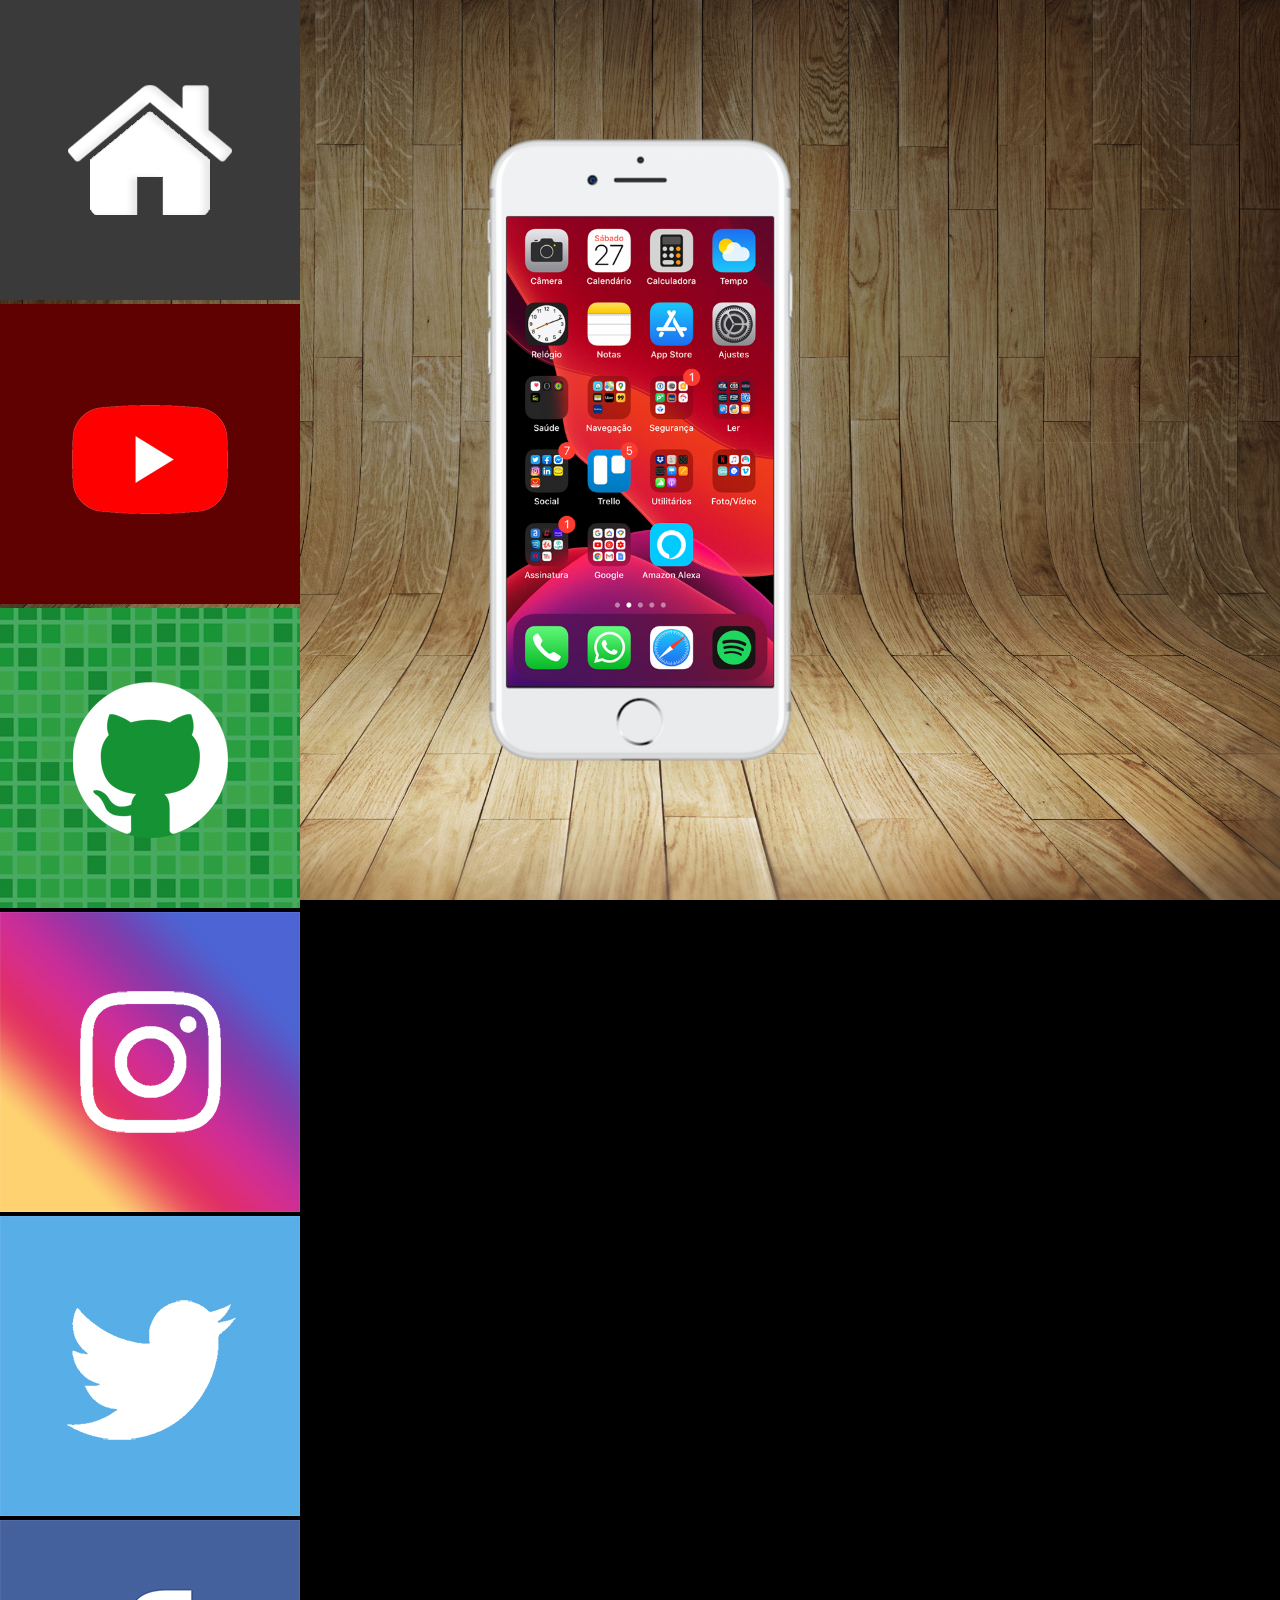
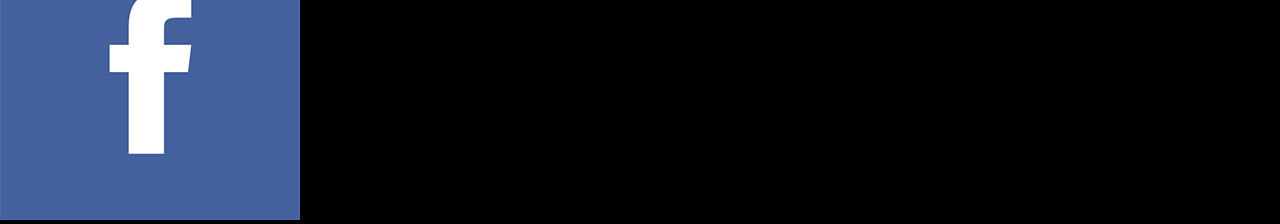
<file: index.html>
<!DOCTYPE html>
<html lang="pt-br">
<head>
    <meta charset="UTF-8">
    <meta name="viewport" content="width=device-width, initial-scale=1.0">
    <link rel="shortcut icon" href="favicon.ico" type="image/x-icon">
    <title>Projeto Redes Sociais</title>
    <link rel="stylesheet" href="estilos/style.css">
</head>
<body>
    <main>
        <section id="telefone">
            <iframe src="home.html" name="tela" id="tela" frameborder="0">
                Seu nabegador não é compatível com isso.
            </iframe>
        </section>
        <section id="redes-sociais">
            <a href="home.html" target="tela"><img src="imagens/logo-home.jpg" alt="Home"></a> <br>
            <a href="youtube.html" target="tela"><img src="imagens/logo-youtube.jpg" alt="YouTube"></a> <br>
            <a href="github.html" target="tela"><img src="imagens/logo-github.jpg" alt="GitHub"></a> <br>
            <a href="instagram.html" target="tela"><img src="imagens/logo-instagram.jpg" alt="Instagram"></a> <br>
            <a href="twitter.html" target="tela"><img src="imagens/logo-twitter.jpg" alt="Twitter"></a> <br>
            <a href="facebook.html" target="tela"><img src="imagens/logo-facebook.jpg" alt="Facebook"></a> <br>
        </section>
    </main>
</body>
</html>
</file>
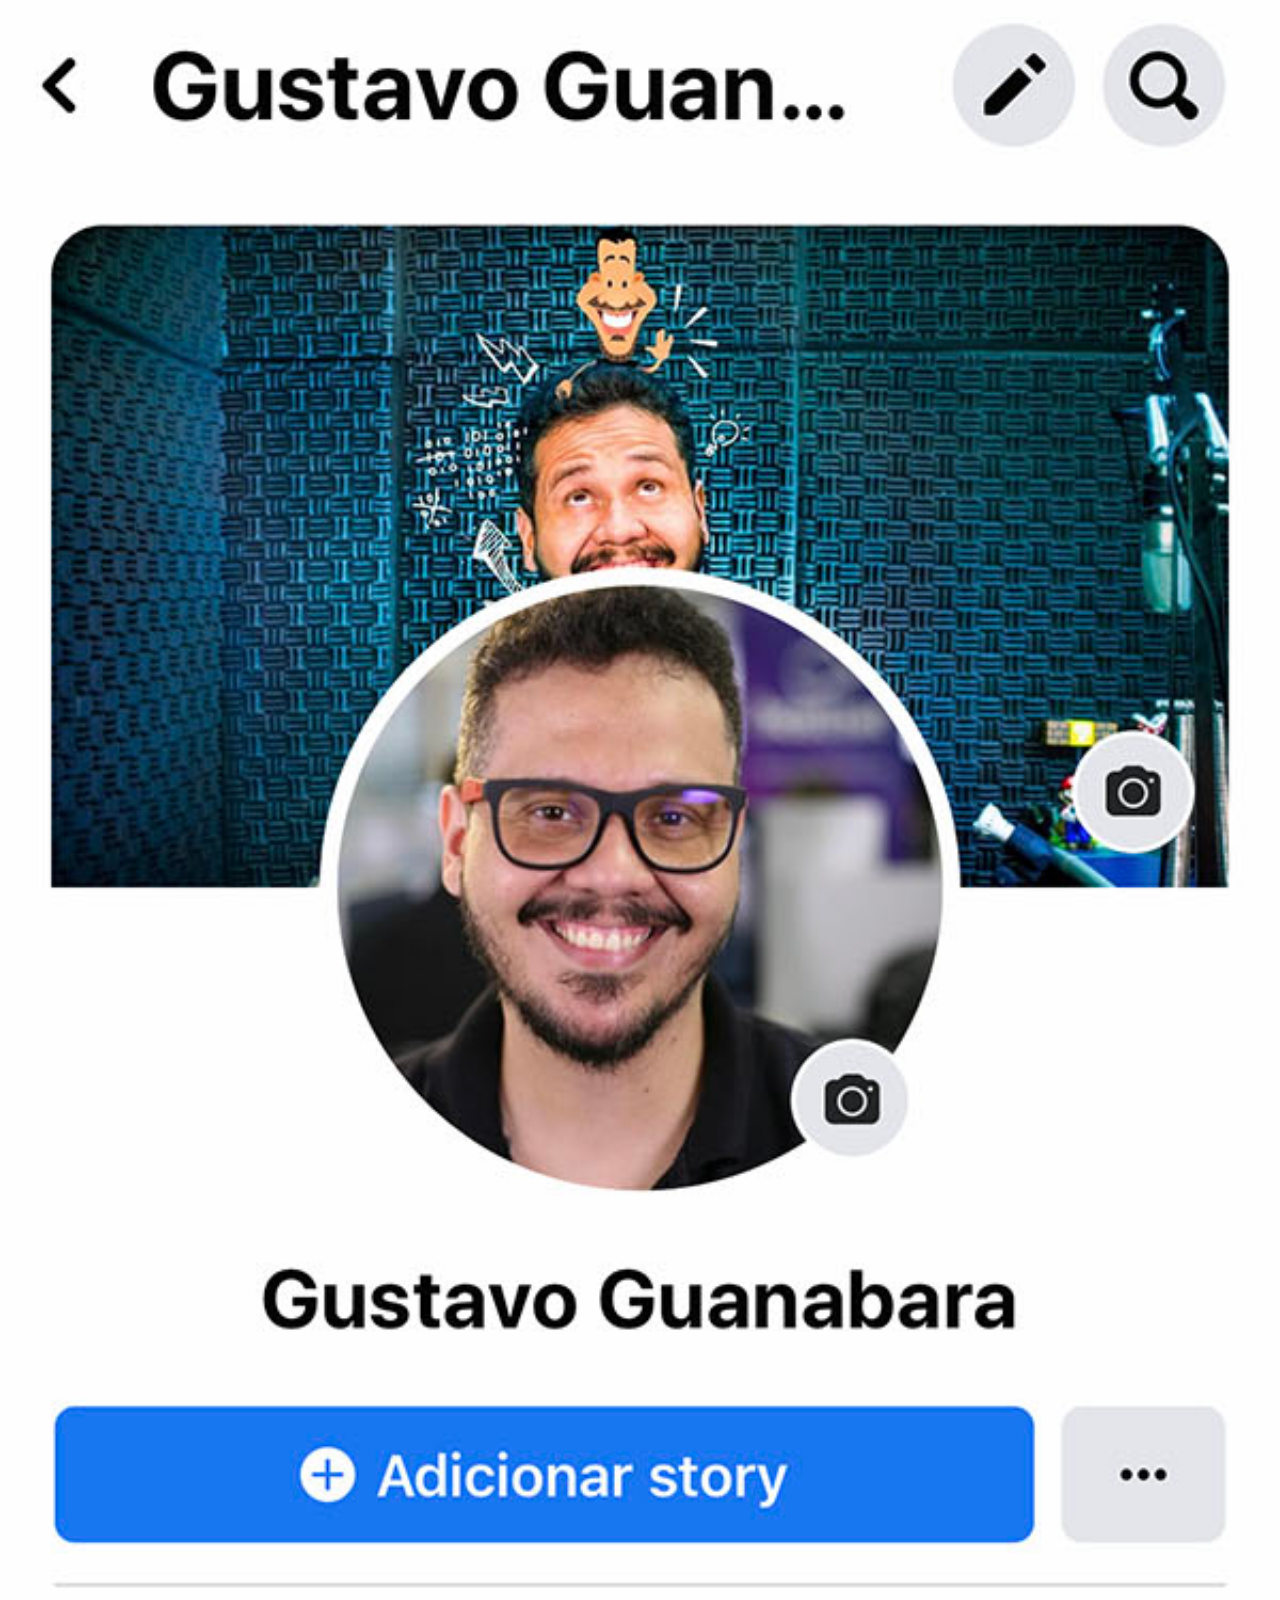
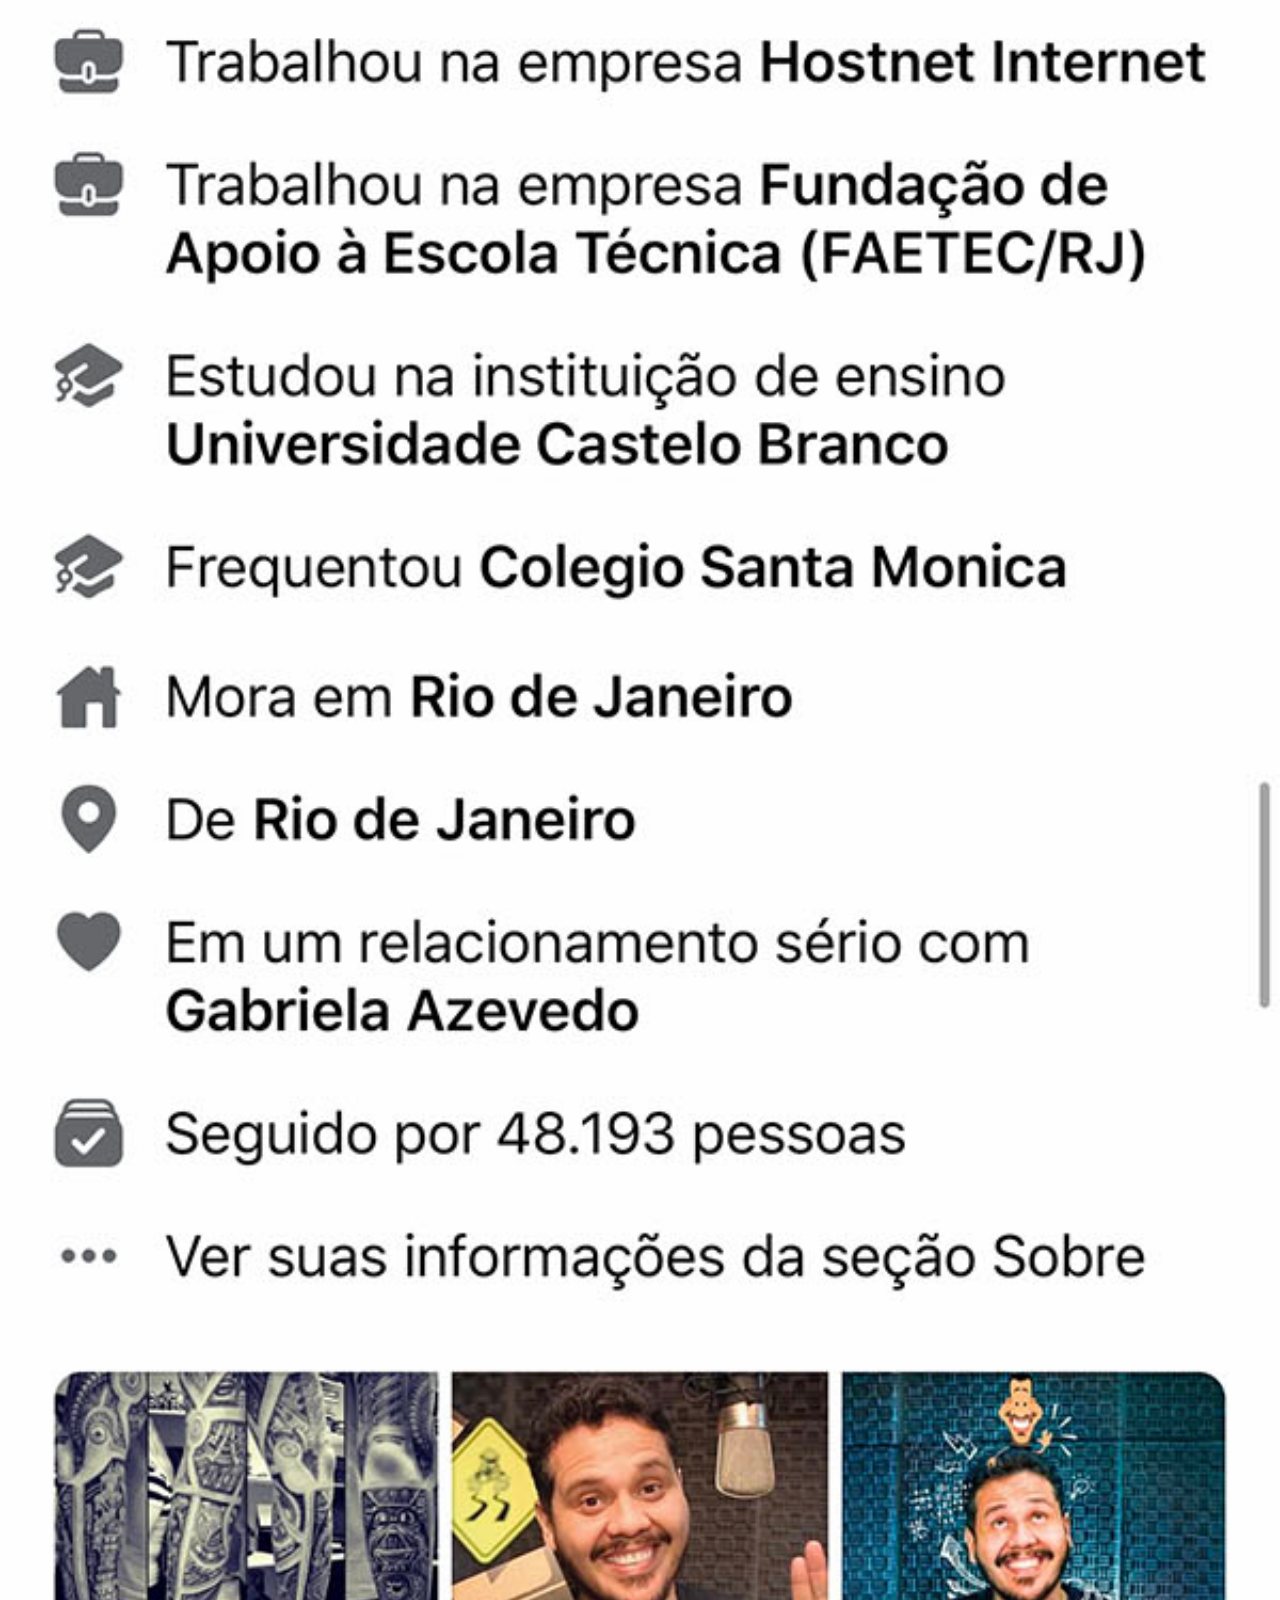
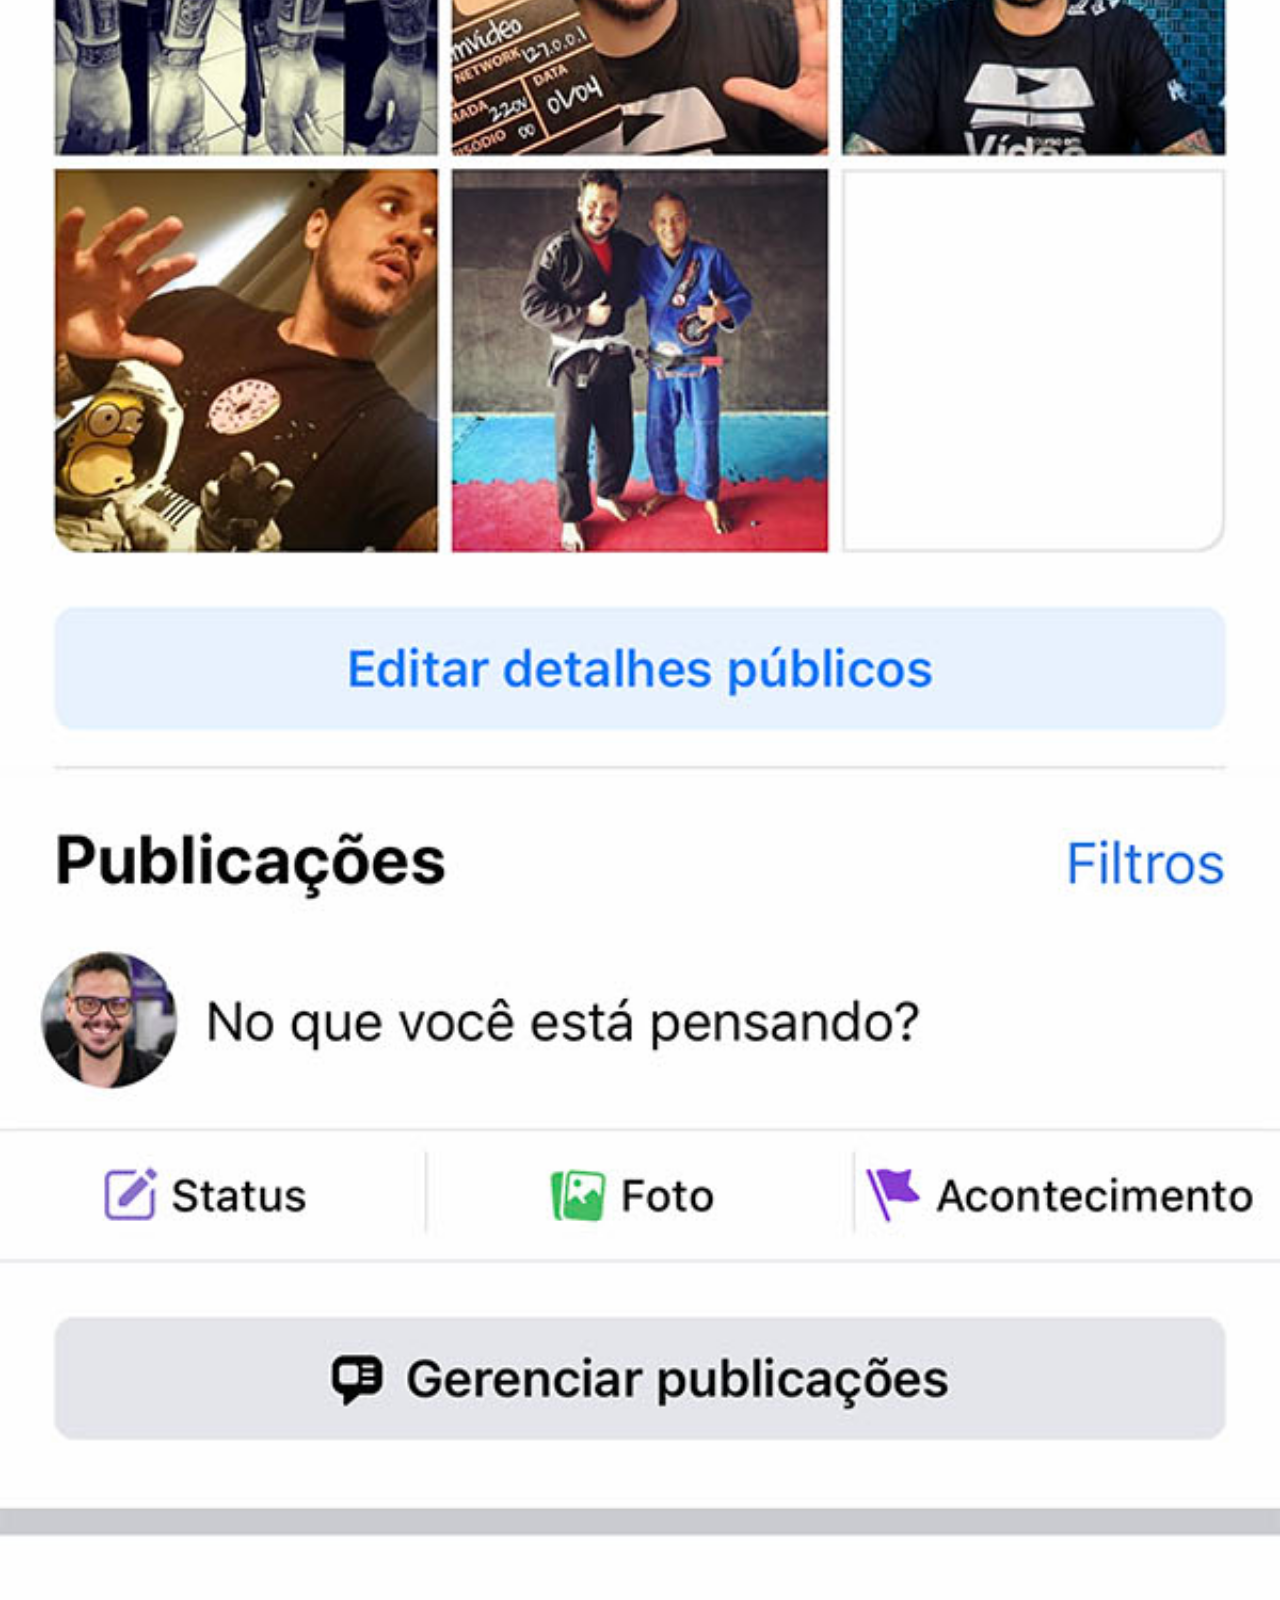
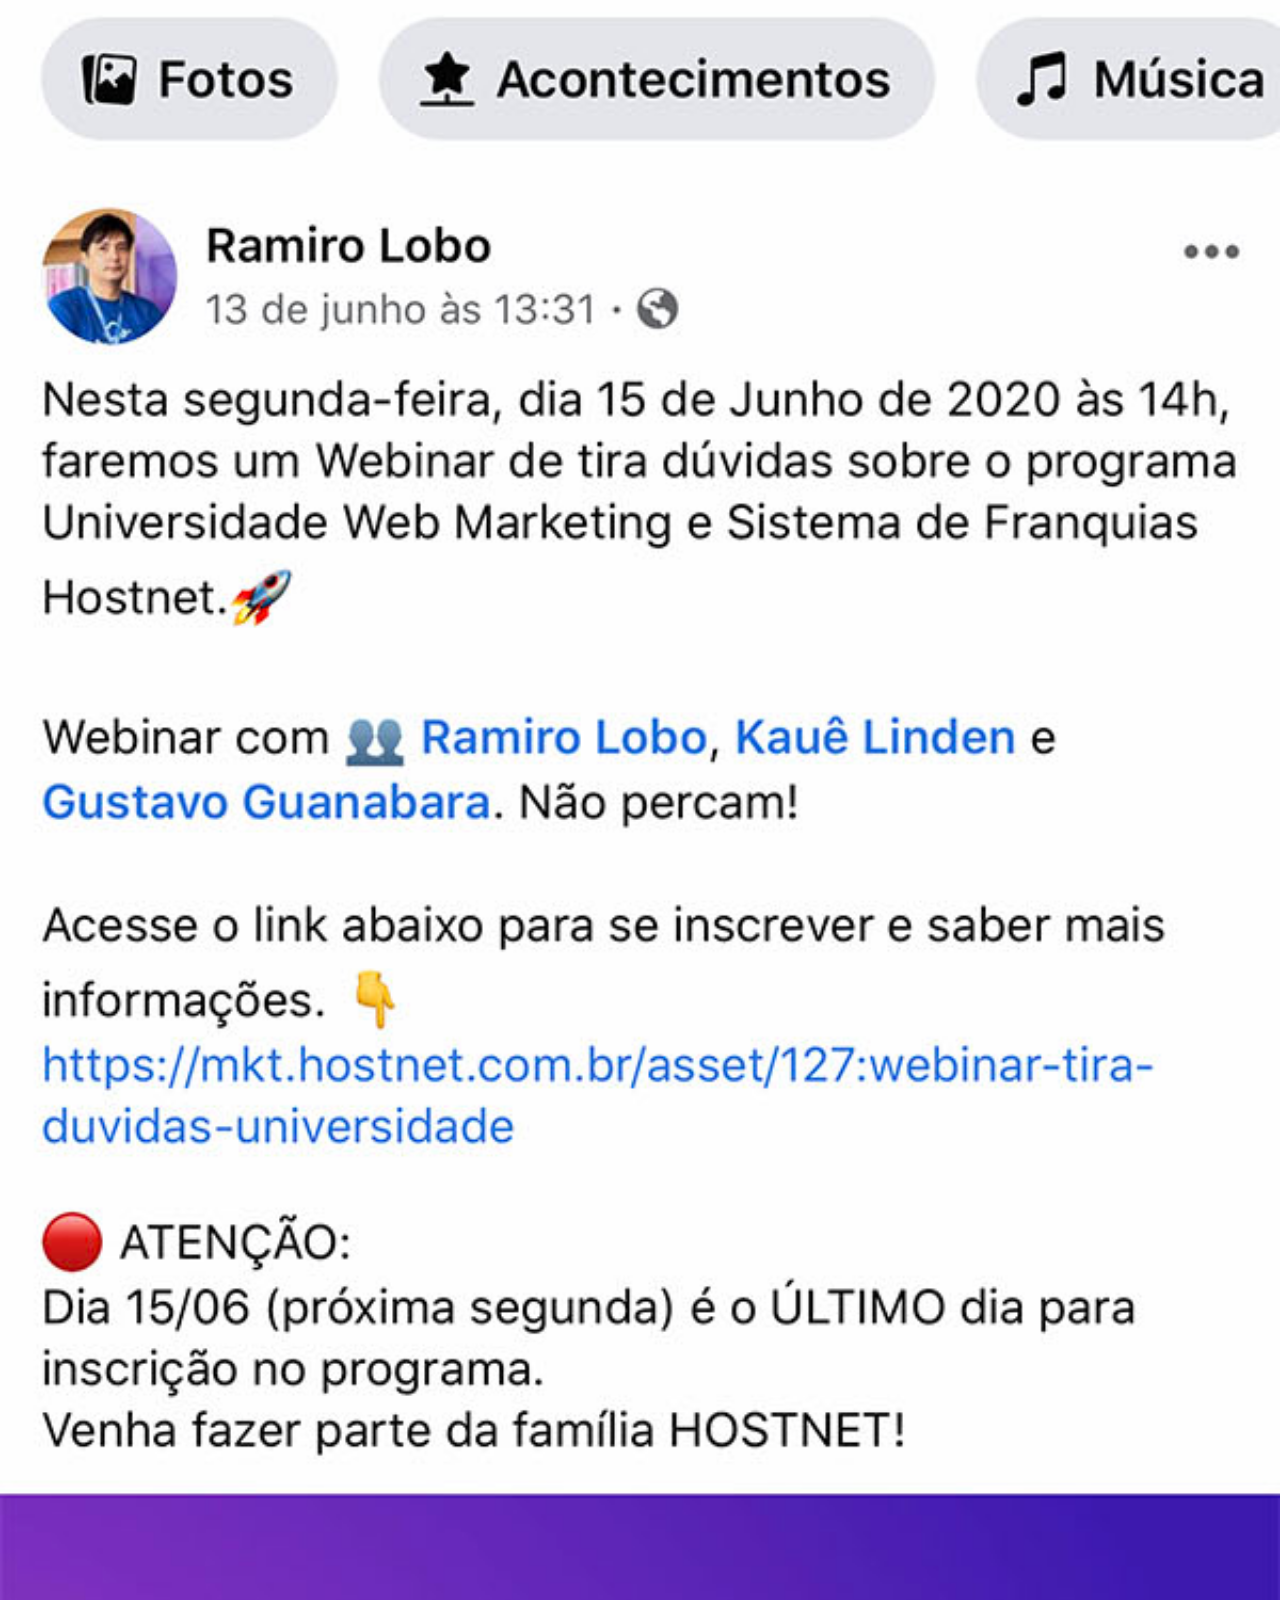
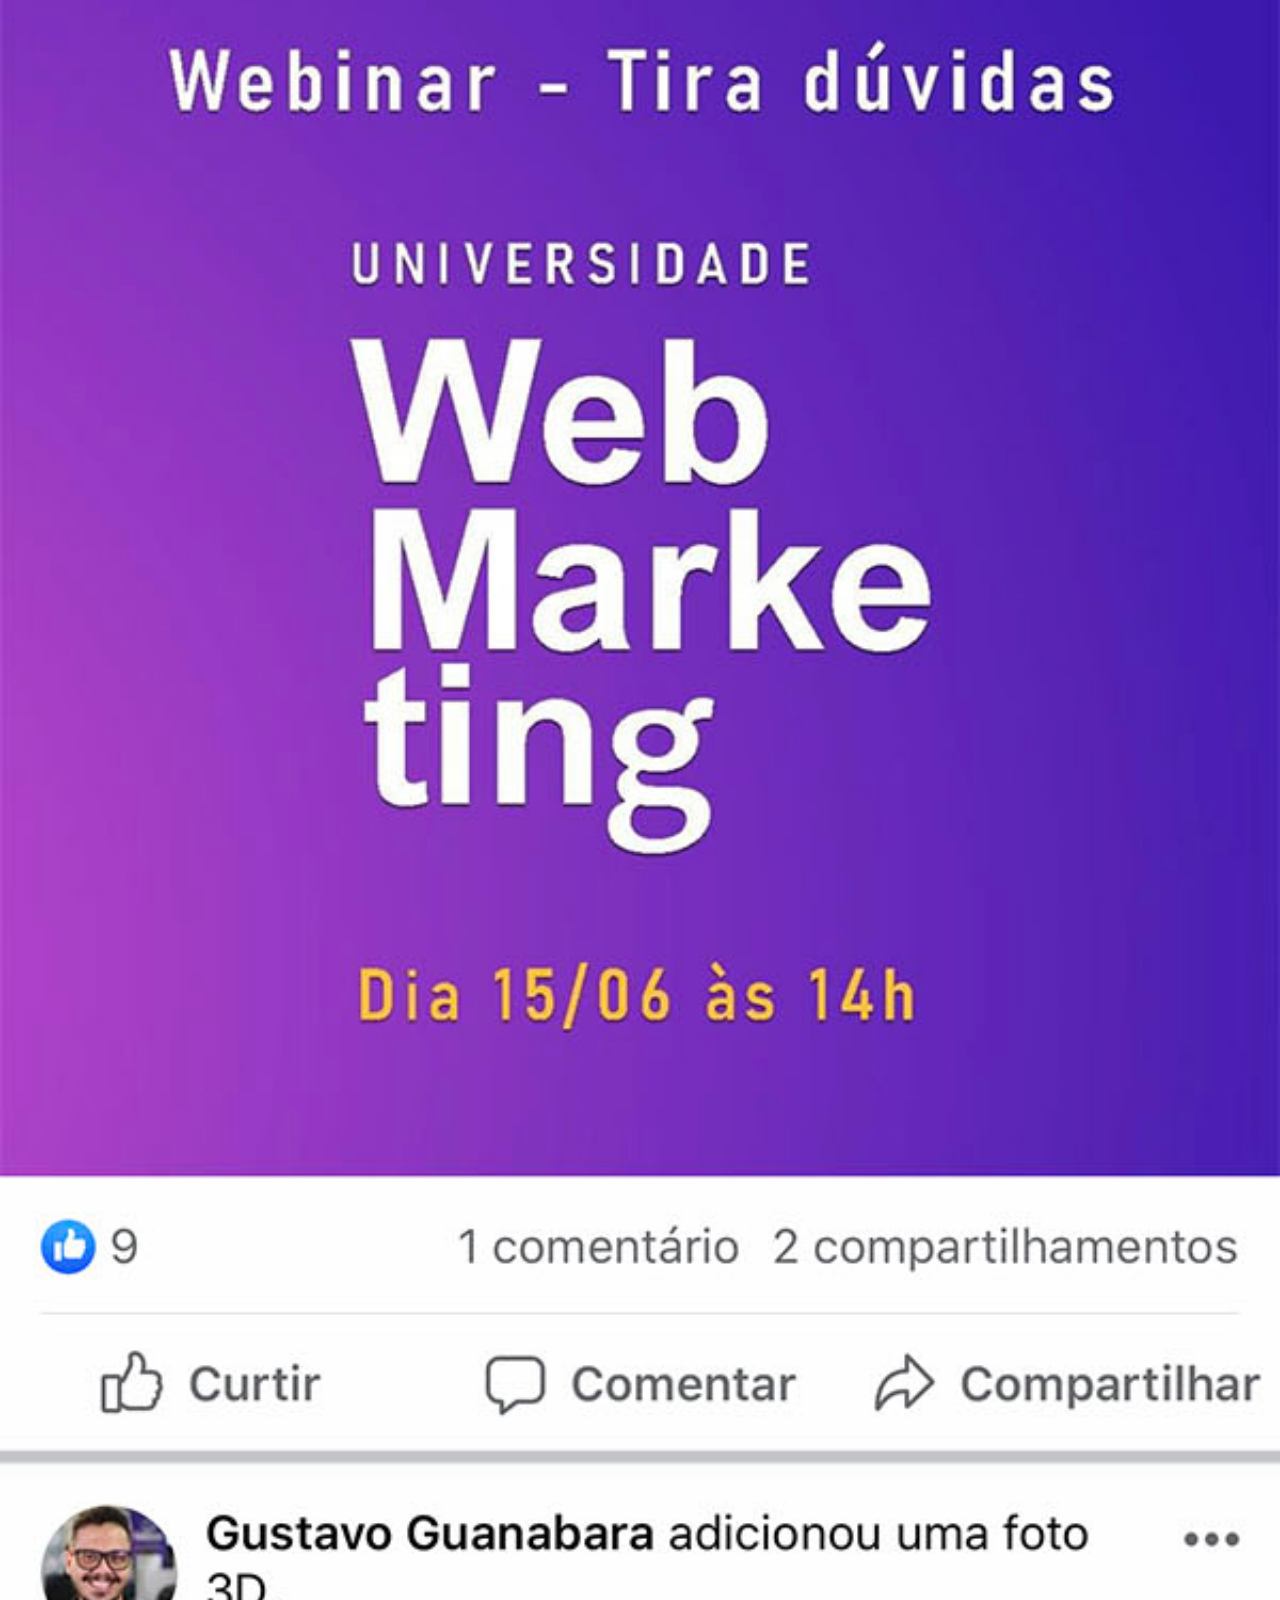
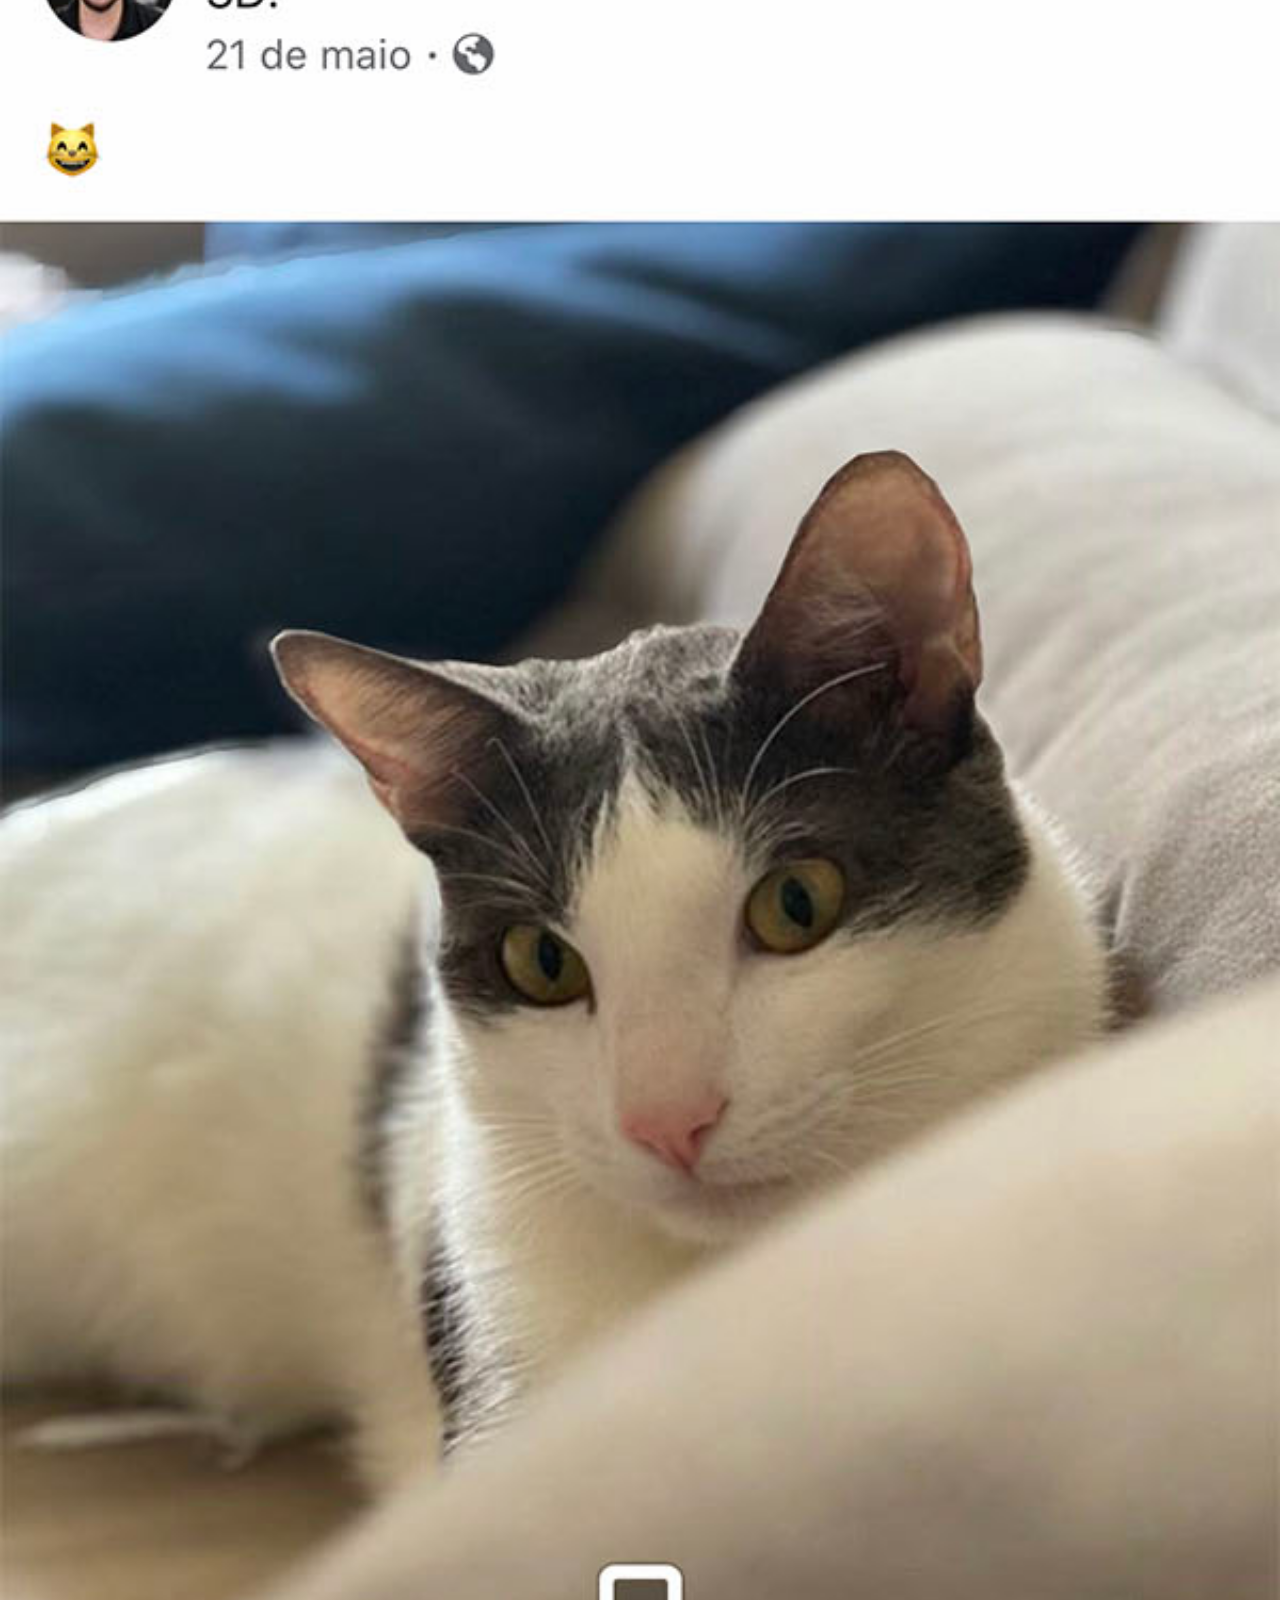
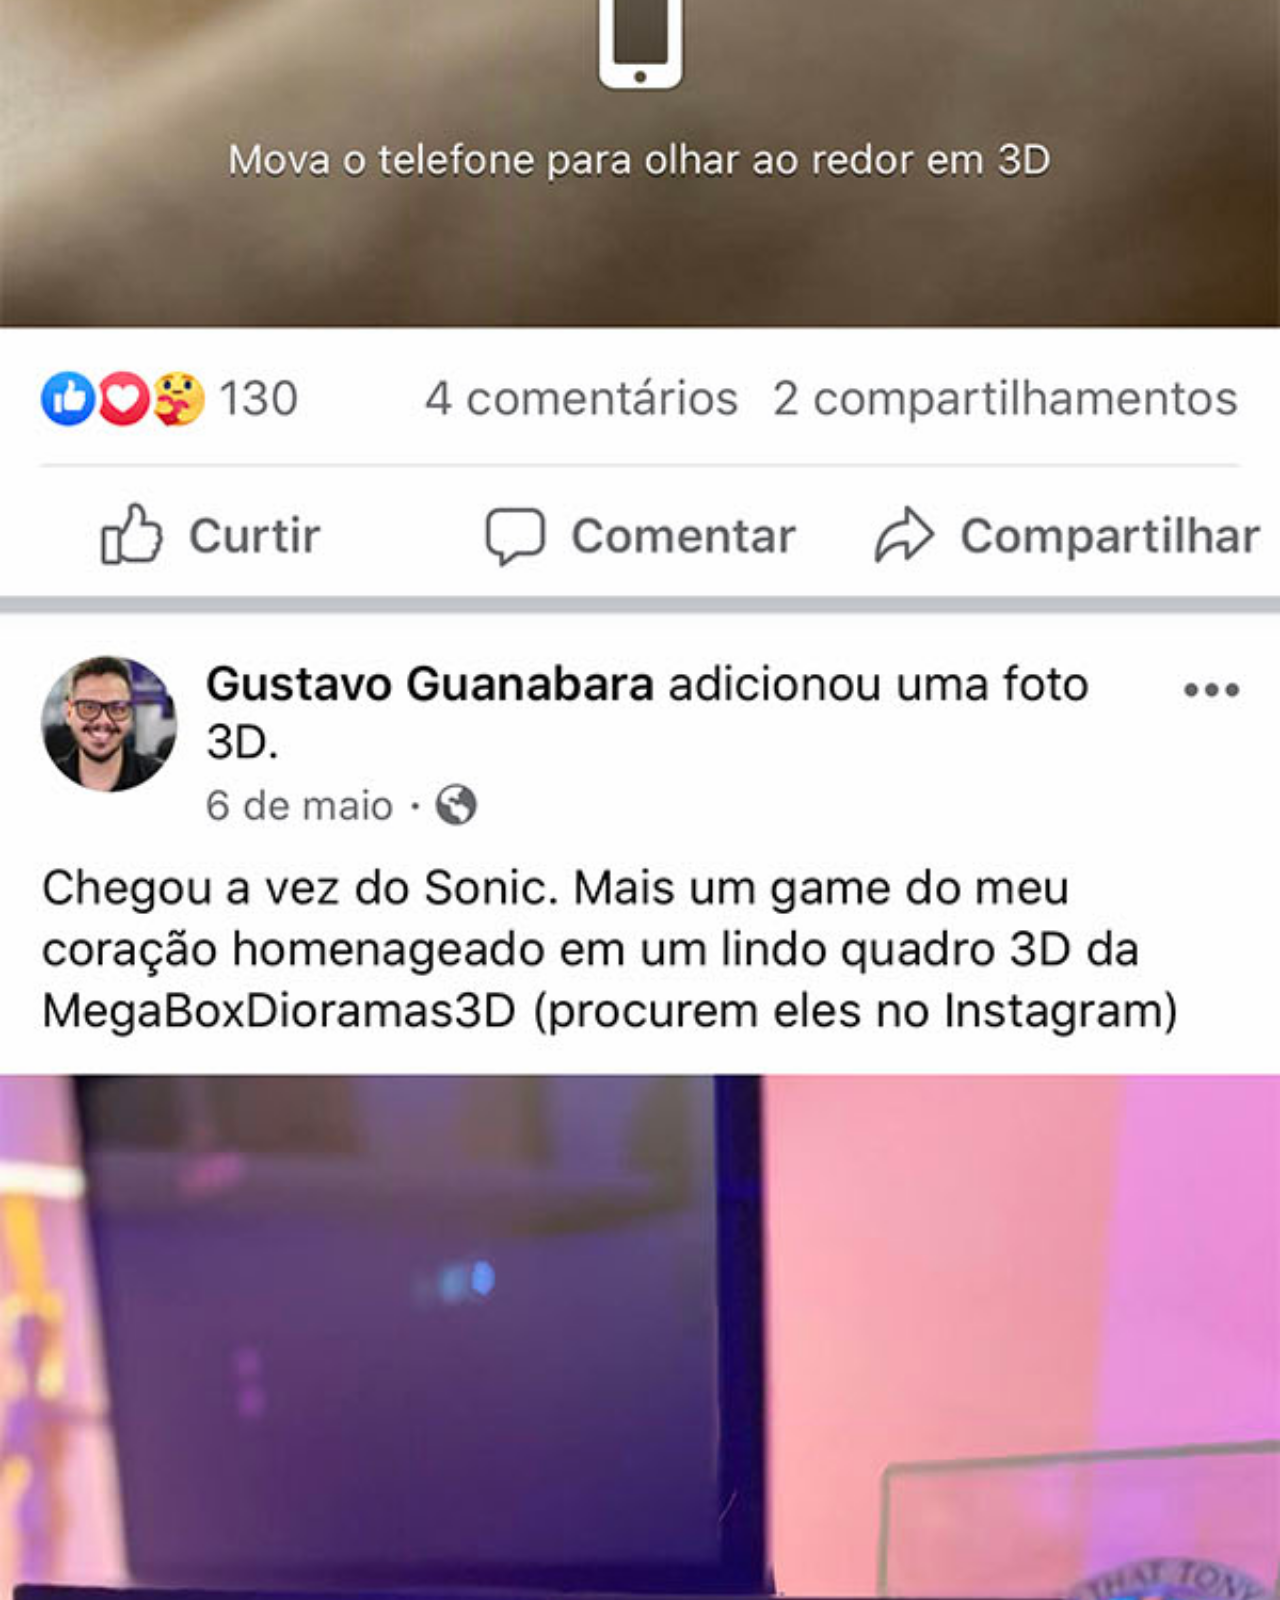
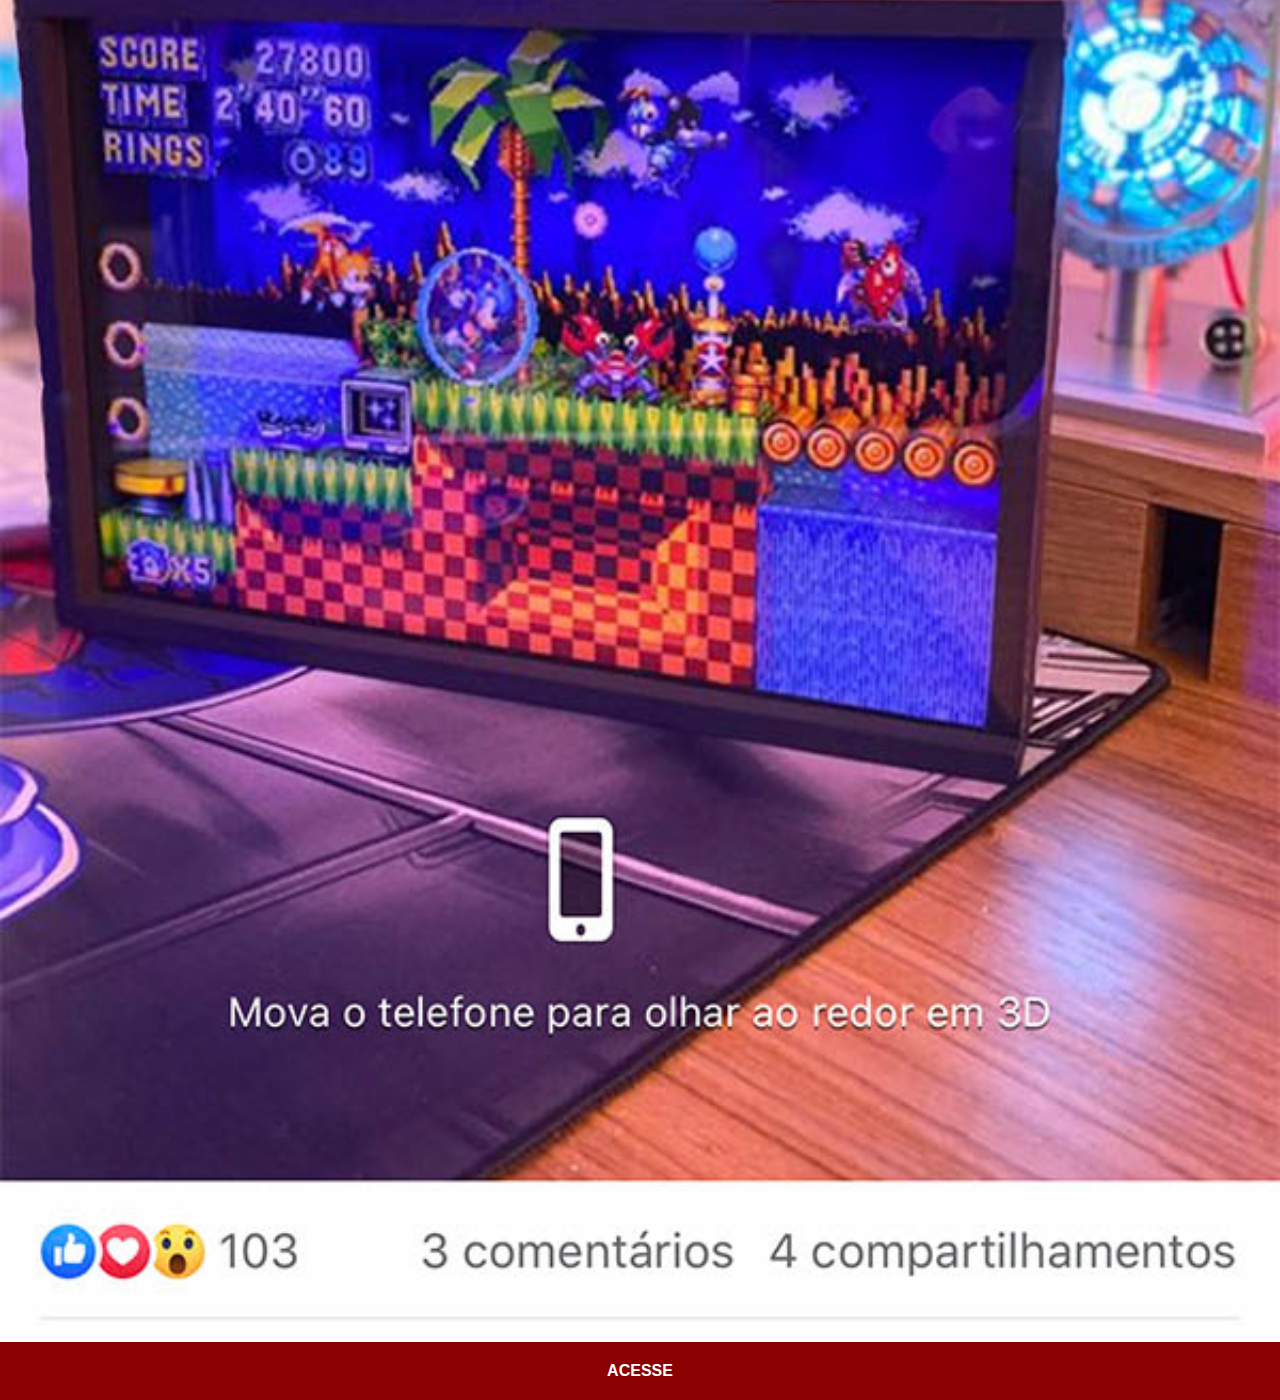
<file: facebook.html>
<!DOCTYPE html>
<html lang="pt-br">
<head>
    <meta charset="UTF-8">
    <meta name="viewport" content="width=device-width, initial-scale=1.0">
    <title>Facebook</title>
    <link rel="stylesheet" href="estilos/social.css">
</head>
<body>
    <img src="imagens/tela-facebook.jpg" alt="Facebook">
    <a href="#">ACESSE</a>
</body>
</html>
</file>
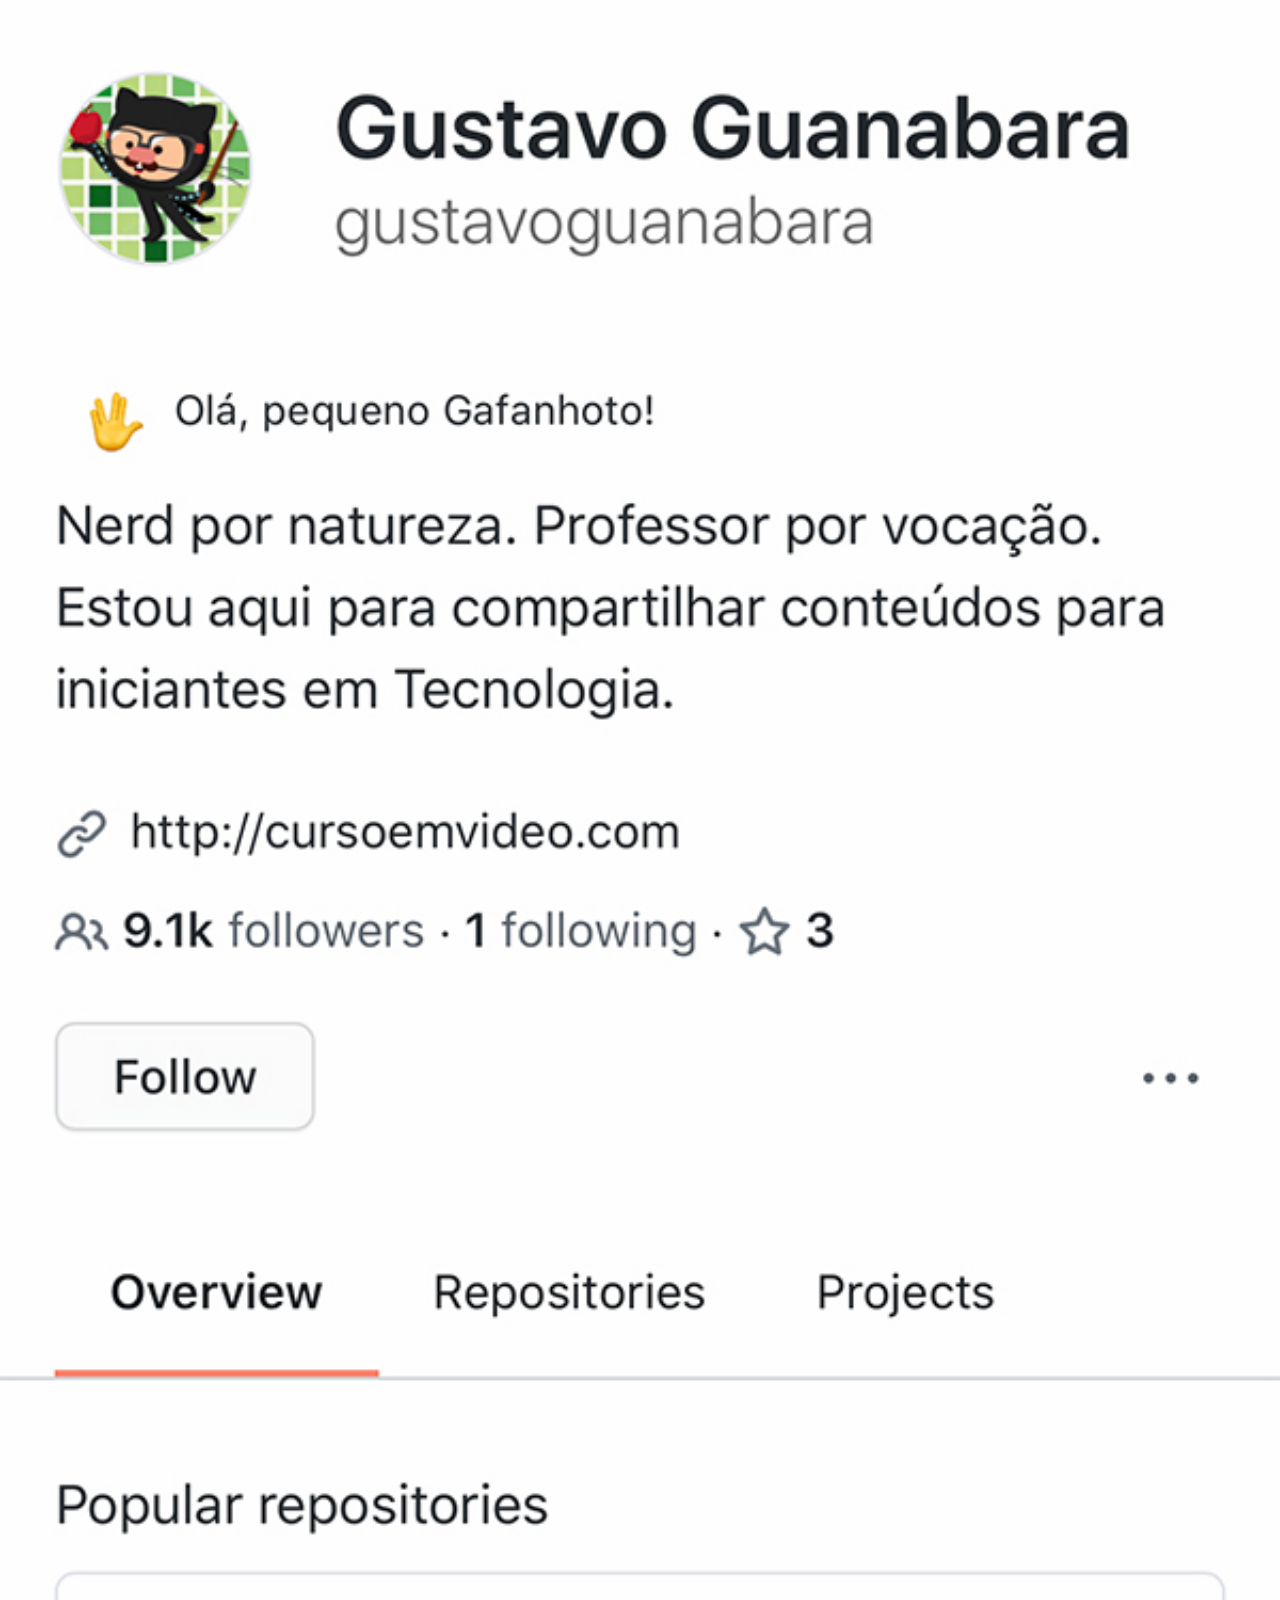
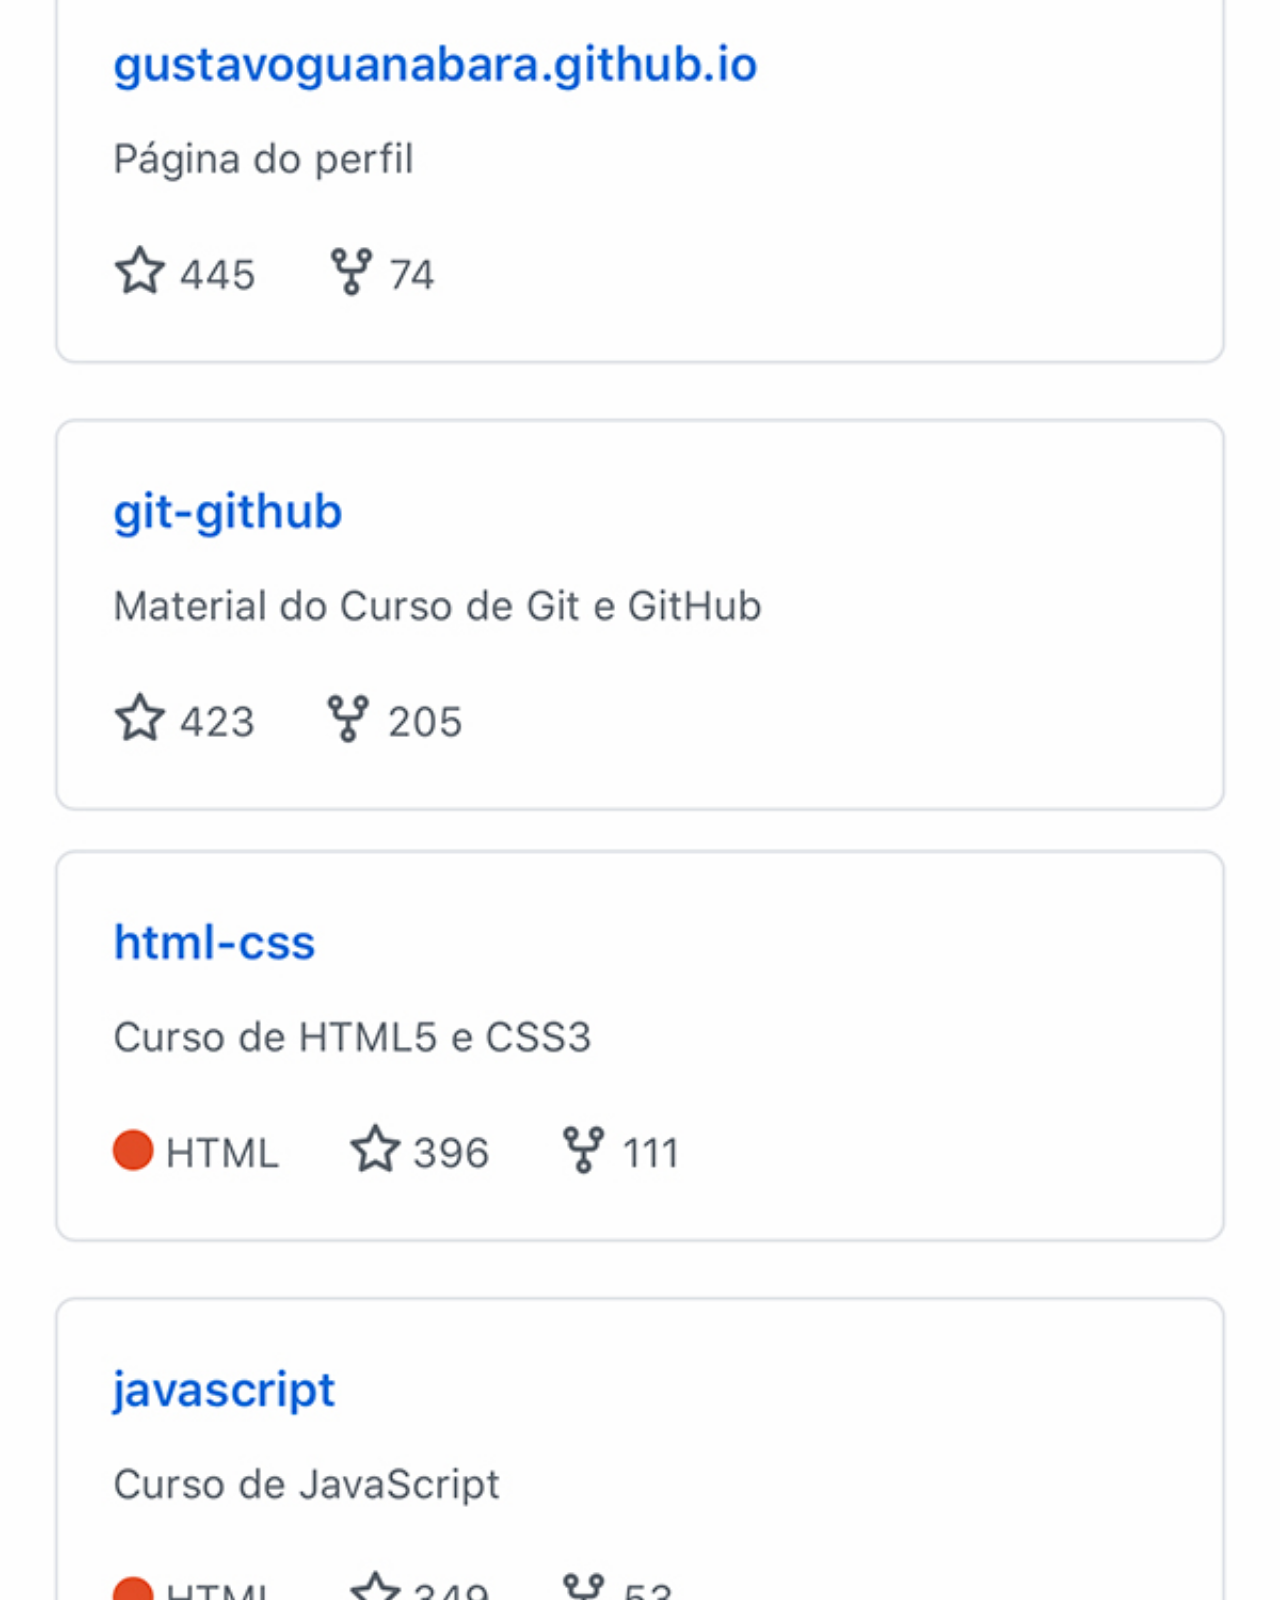
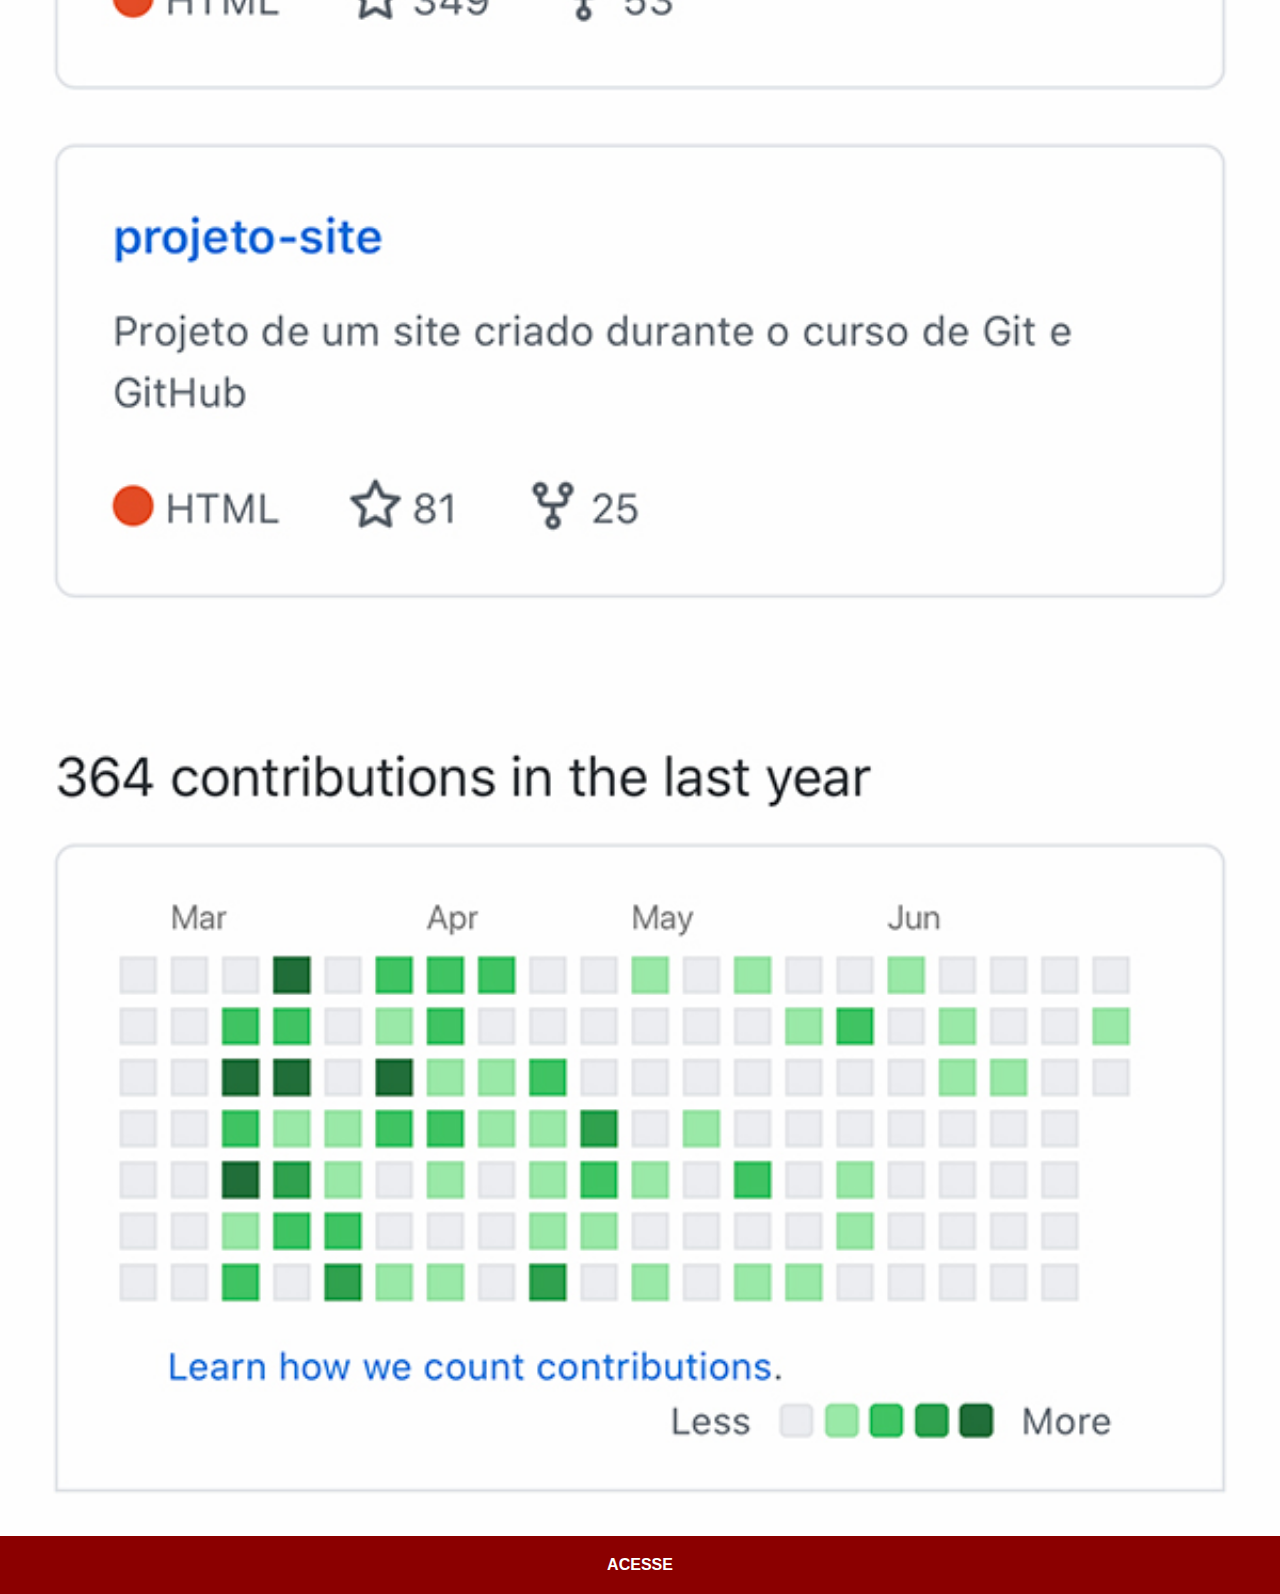
<file: github.html>
<!DOCTYPE html>
<html lang="pt-br">
<head>
    <meta charset="UTF-8">
    <meta name="viewport" content="width=device-width, initial-scale=1.0">
    <title>GitHub</title>
    <link rel="stylesheet" href="estilos/social.css">
</head>
<body>
    <img src="imagens/tela-github.jpg" alt="GitHub">
    <a href="https://github.com/edu-figueira" target="_blank">ACESSE</a>
</body>
</html>
</file>
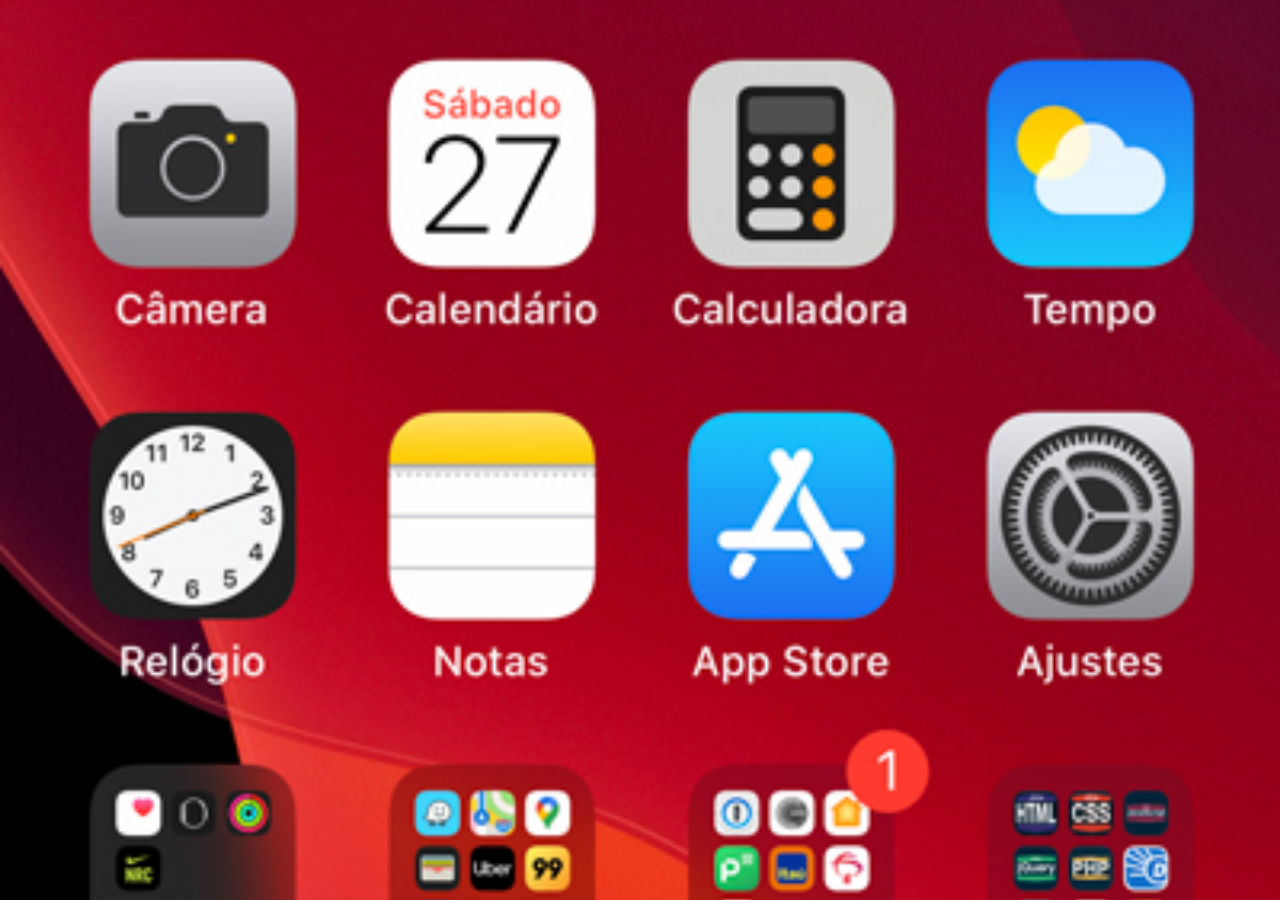
<file: home.html>
<!DOCTYPE html>
<html lang="pt-br">
<head>
    <meta charset="UTF-8">
    <meta name="viewport" content="width=device-width, initial-scale=1.0">
    <title>Home</title>   
</head>
<style>
    * {
        margin: 0px;
        padding: 0px;
    }

    body {
        width: 100vw;
        height: 100vh;
        background: black url('imagens/tela-home.jpg') no-repeat top center;
        background-size: cover; /*no css externo ajustamos o iframe para caber, aqui, o cover ajusta a imagem como um todo dentro do espaço pré-terminado no css do iframe*/
    }
</style>
<body>
    
</body>
</html>
</file>
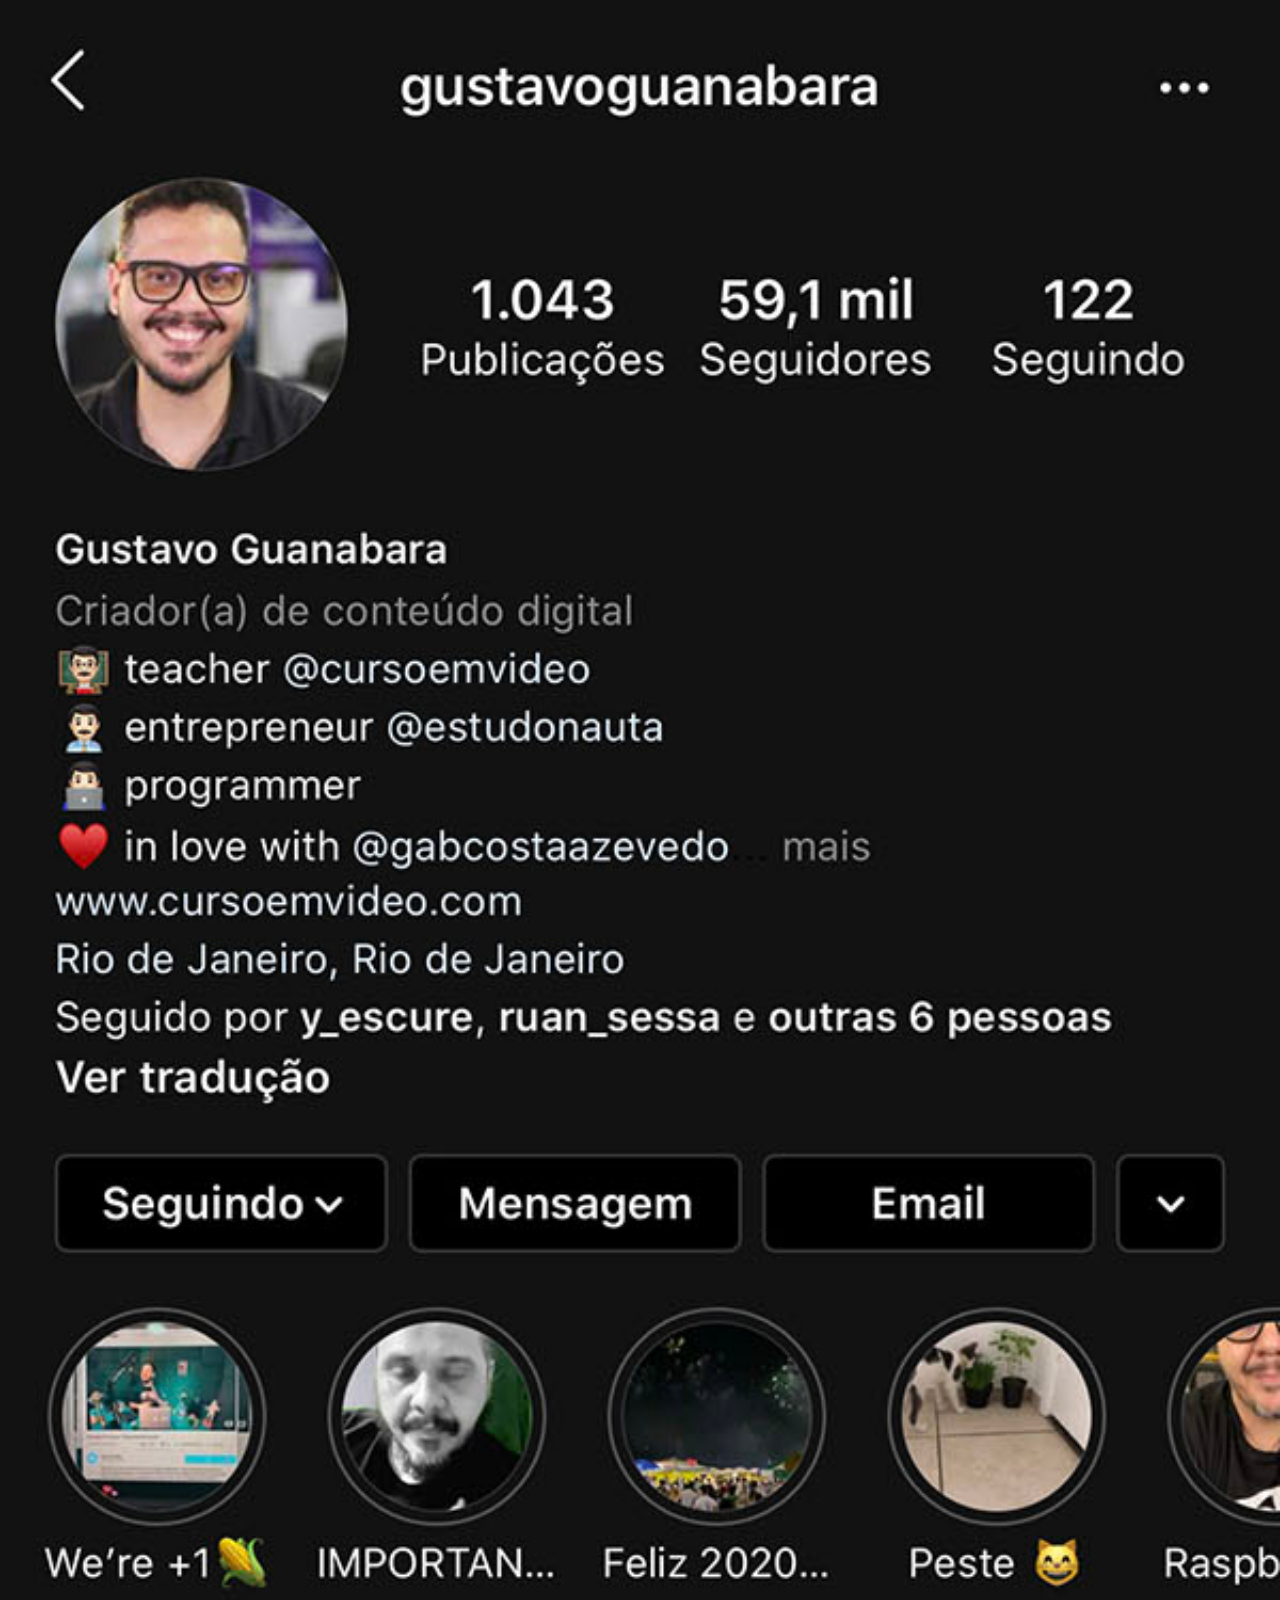
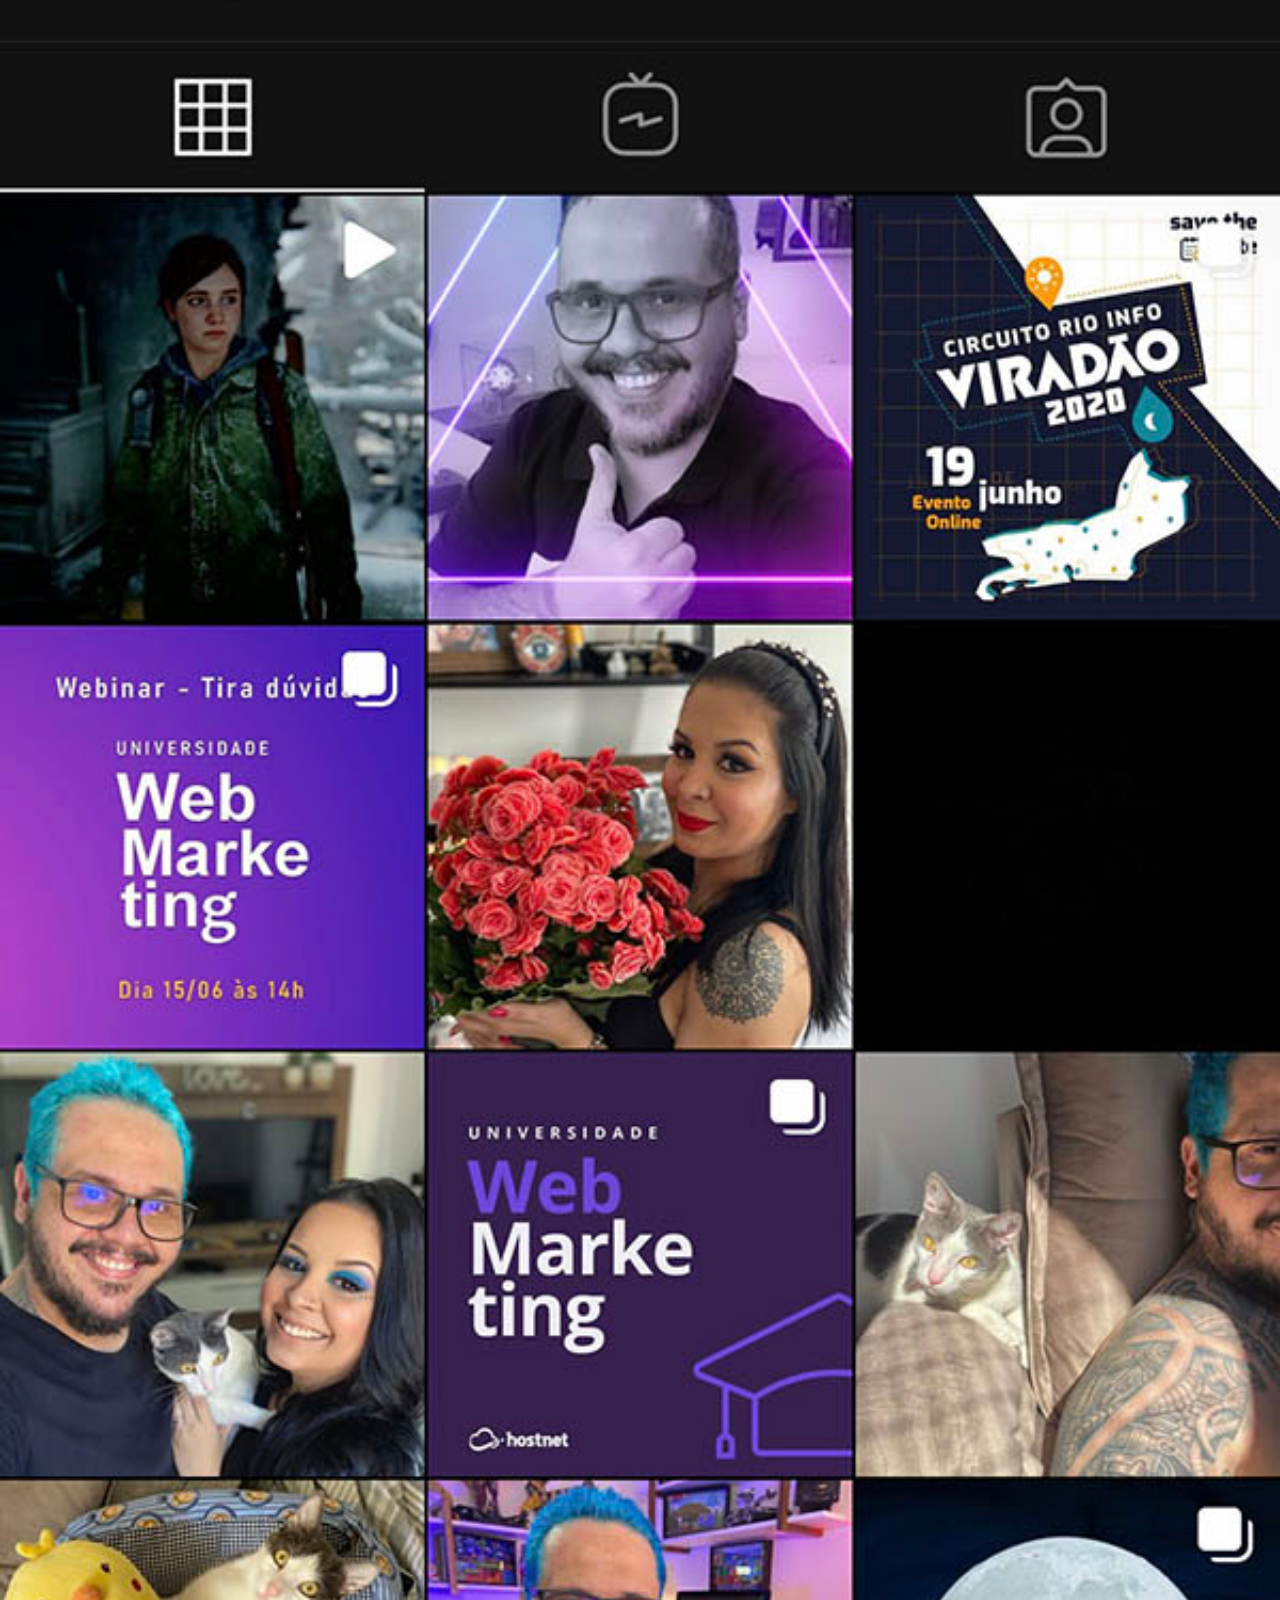
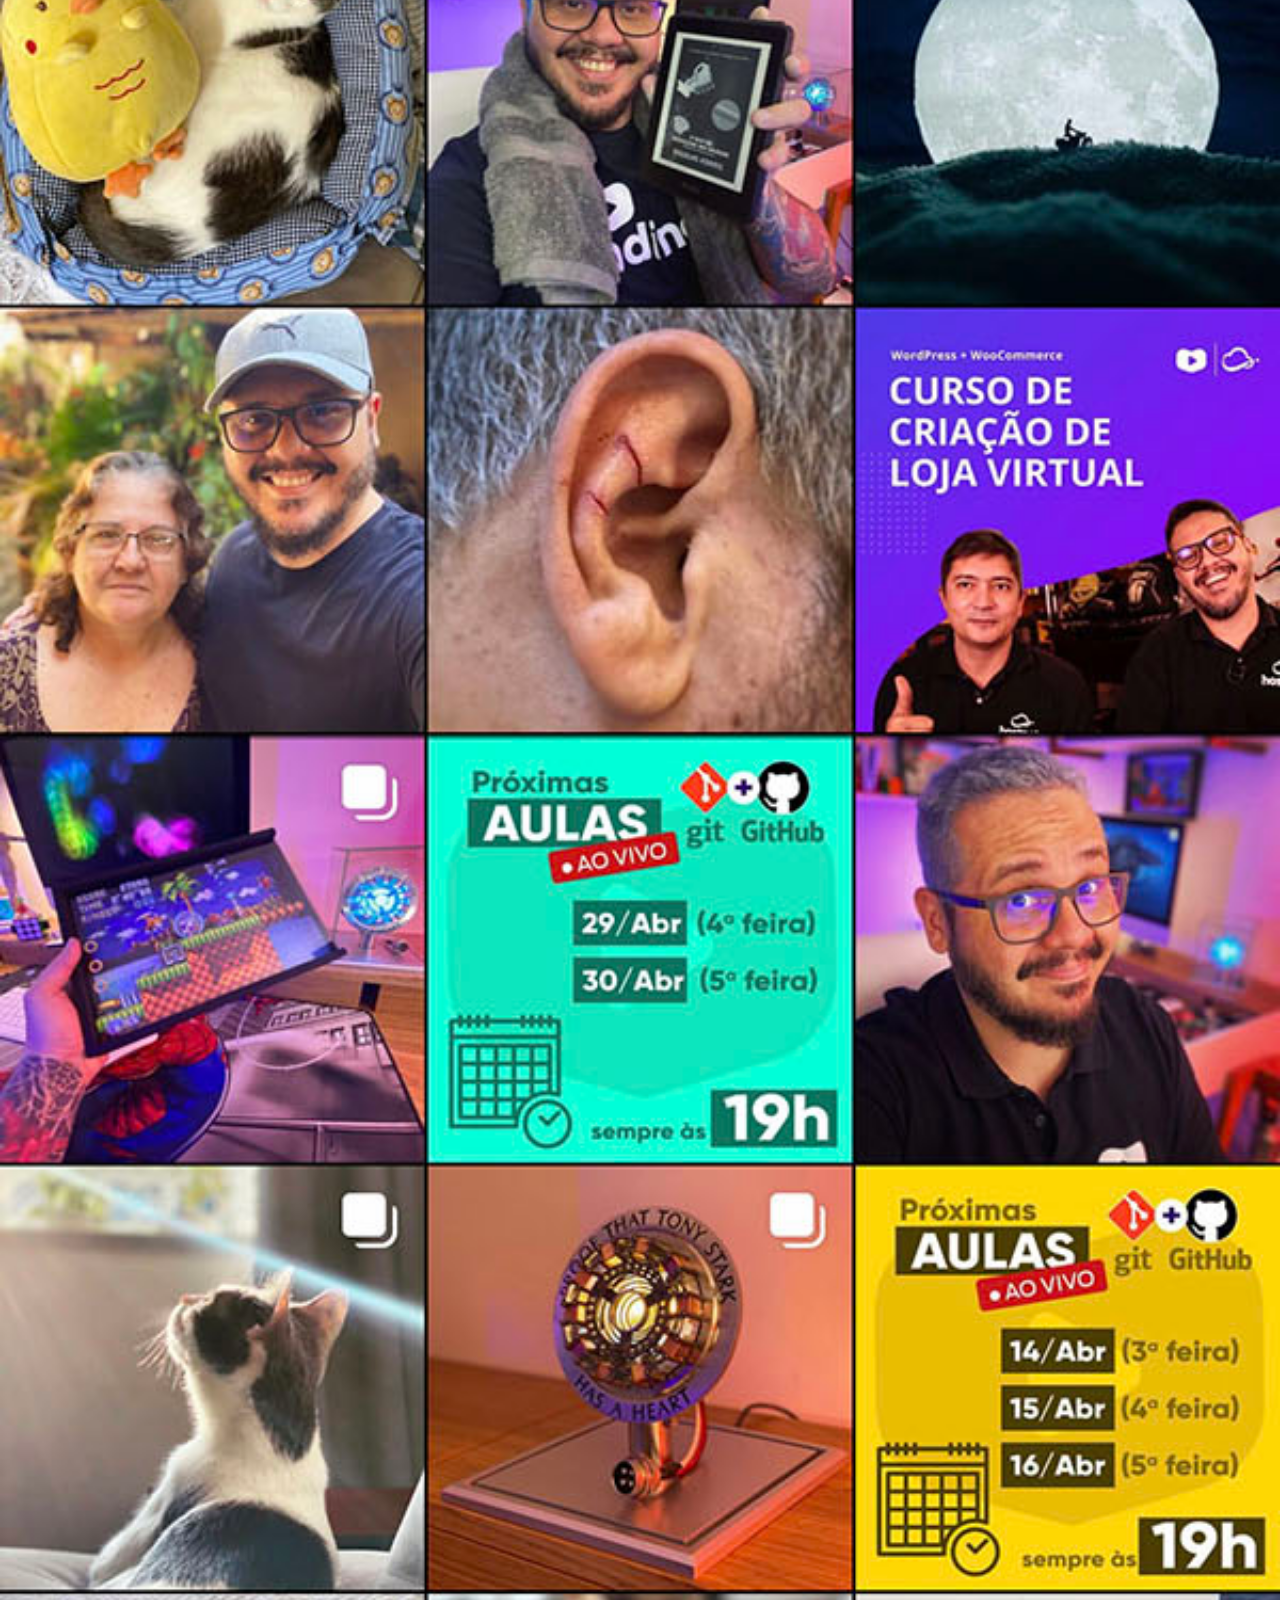
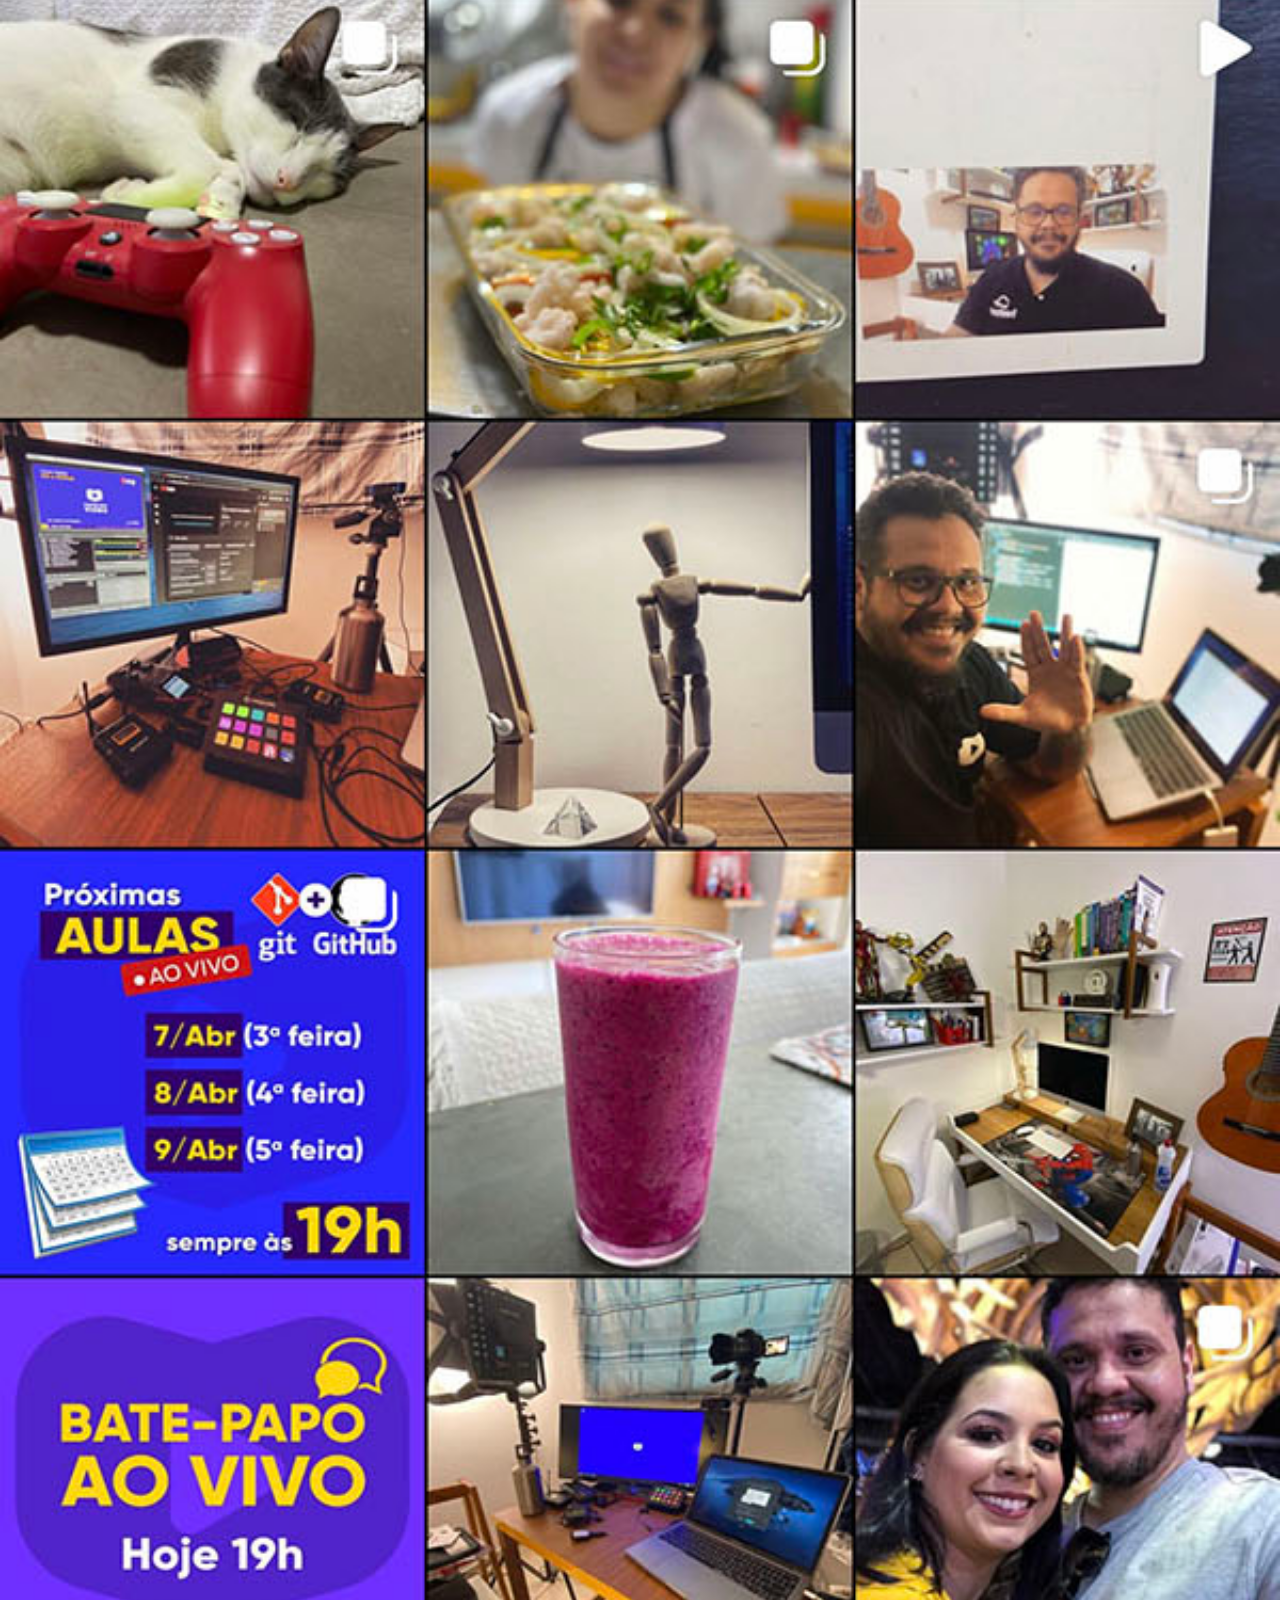
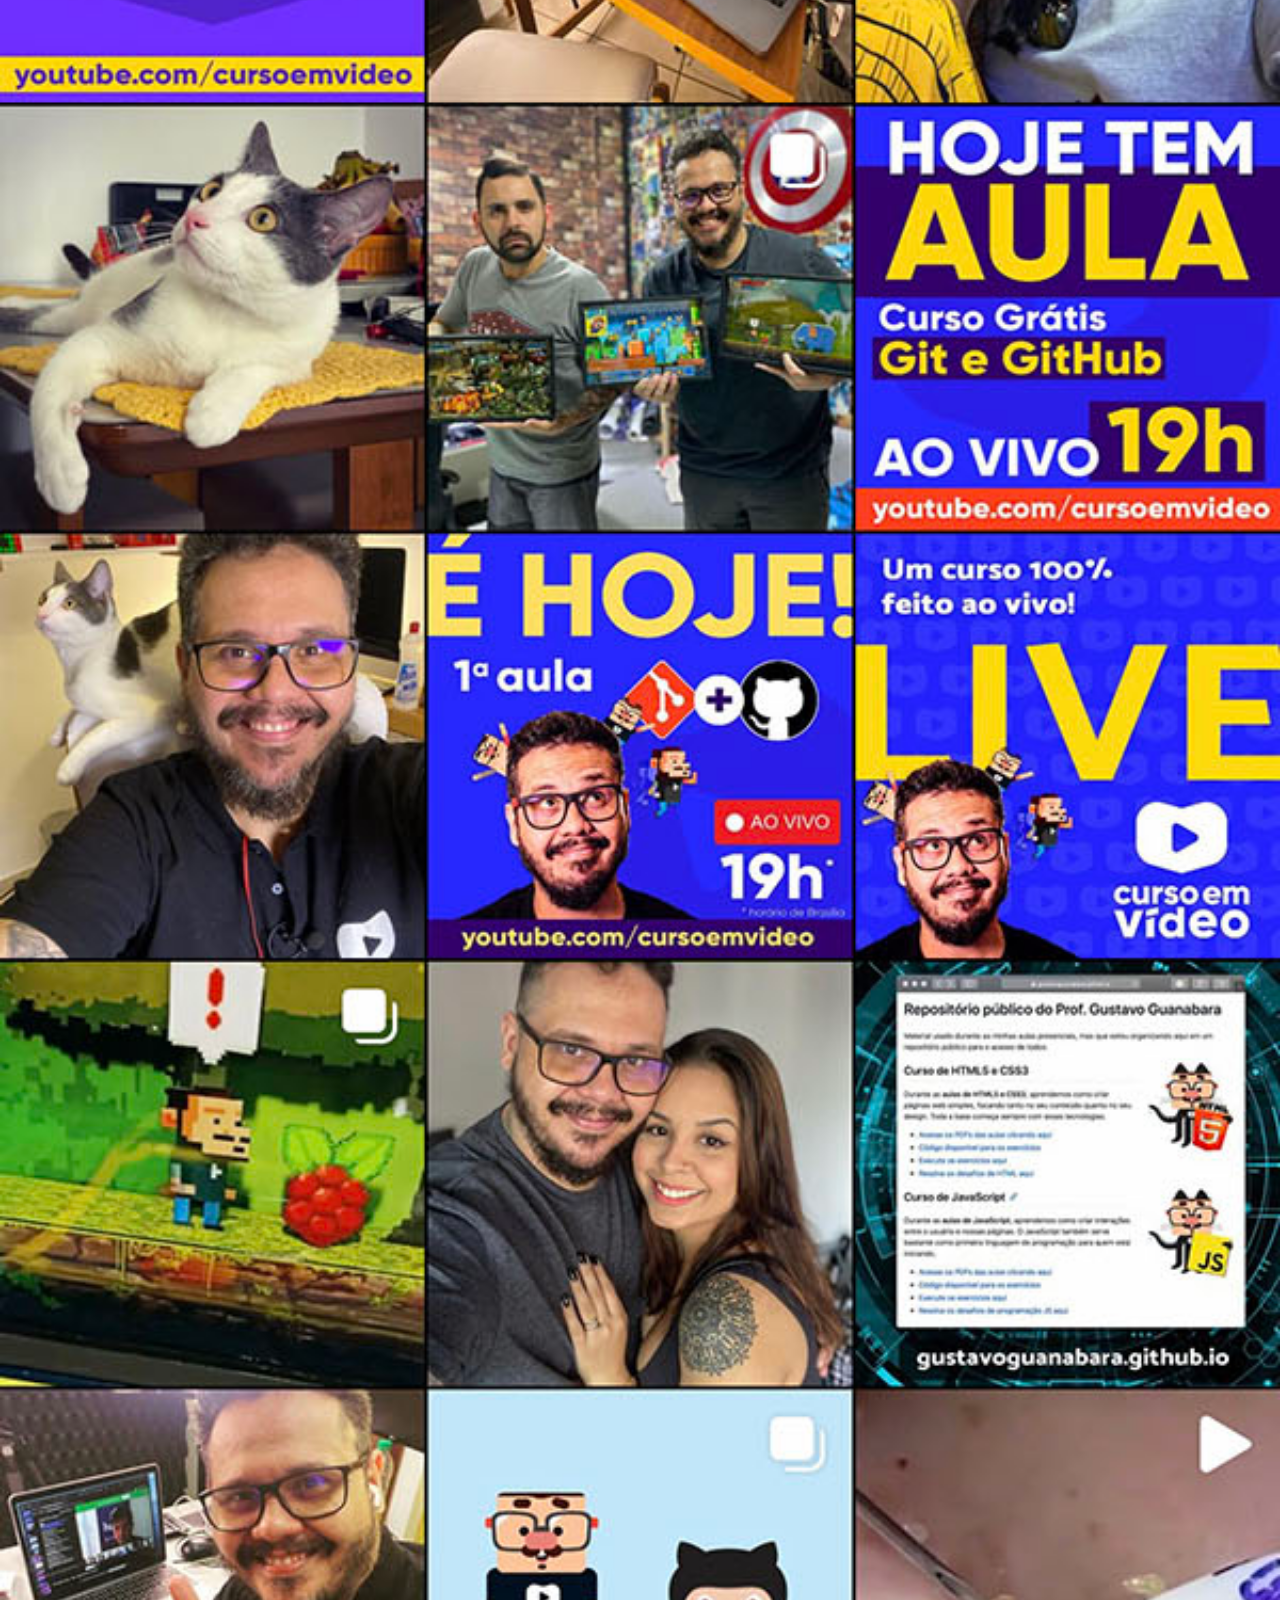
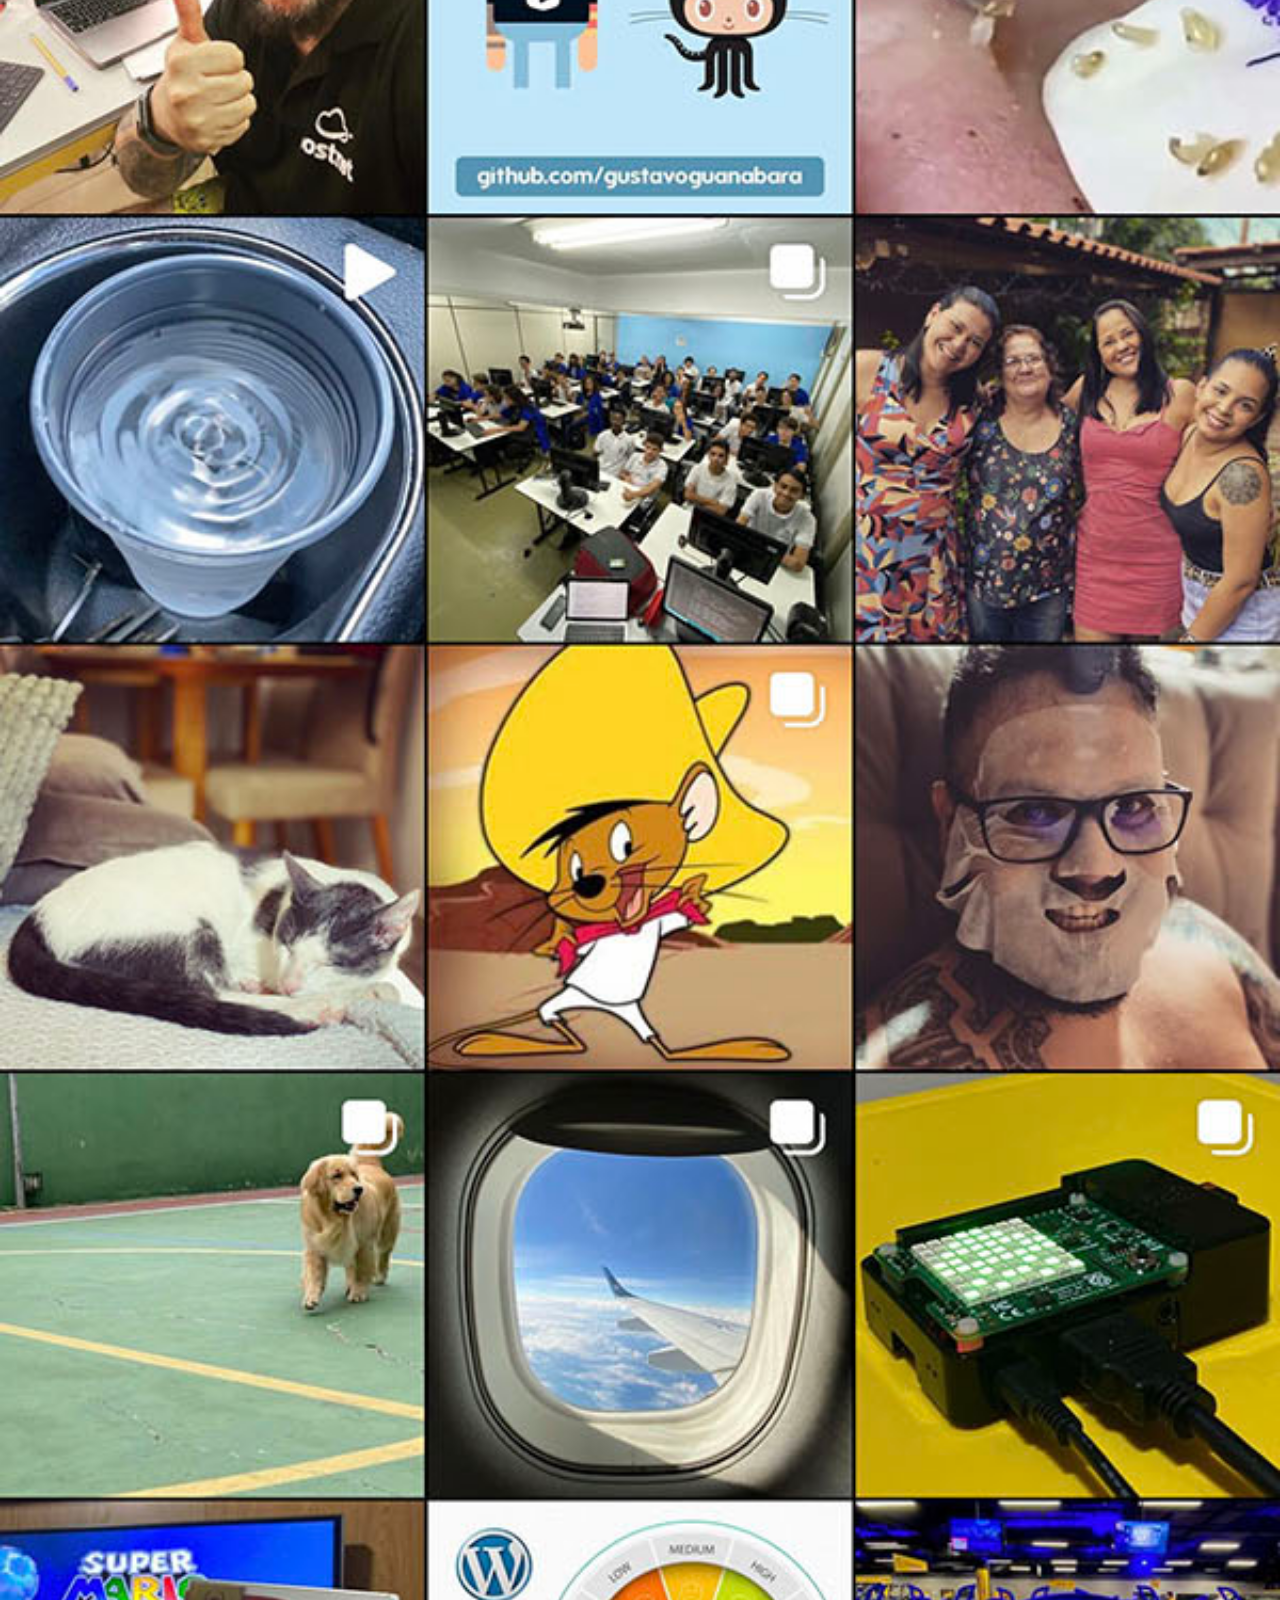
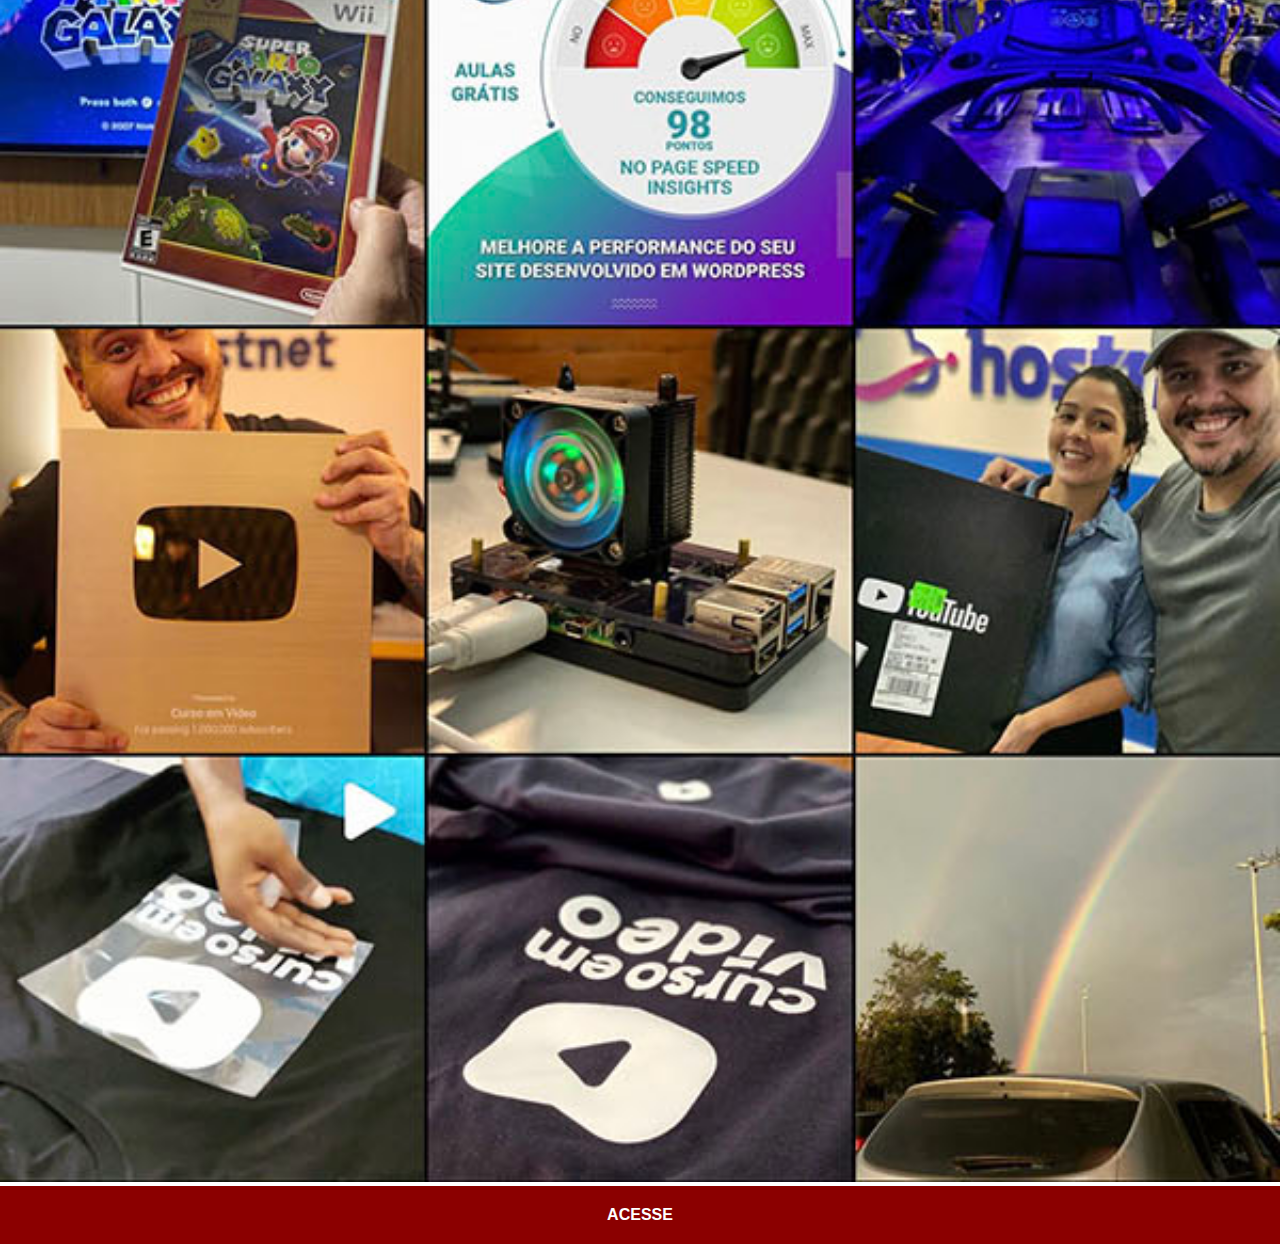
<file: instagram.html>
<!DOCTYPE html>
<html lang="pt-br">
<head>
    <meta charset="UTF-8">
    <meta name="viewport" content="width=device-width, initial-scale=1.0">
    <title>Instagram</title>
    <link rel="stylesheet" href="estilos/social.css">
</head>
<body>
    <img src="imagens/tela-instagram.jpg" alt="Instagram">
    <a href="https://www.instagram.com/p/CVktsXirbGH/" target="_blank">ACESSE</a>
</body>
</html>
</file>
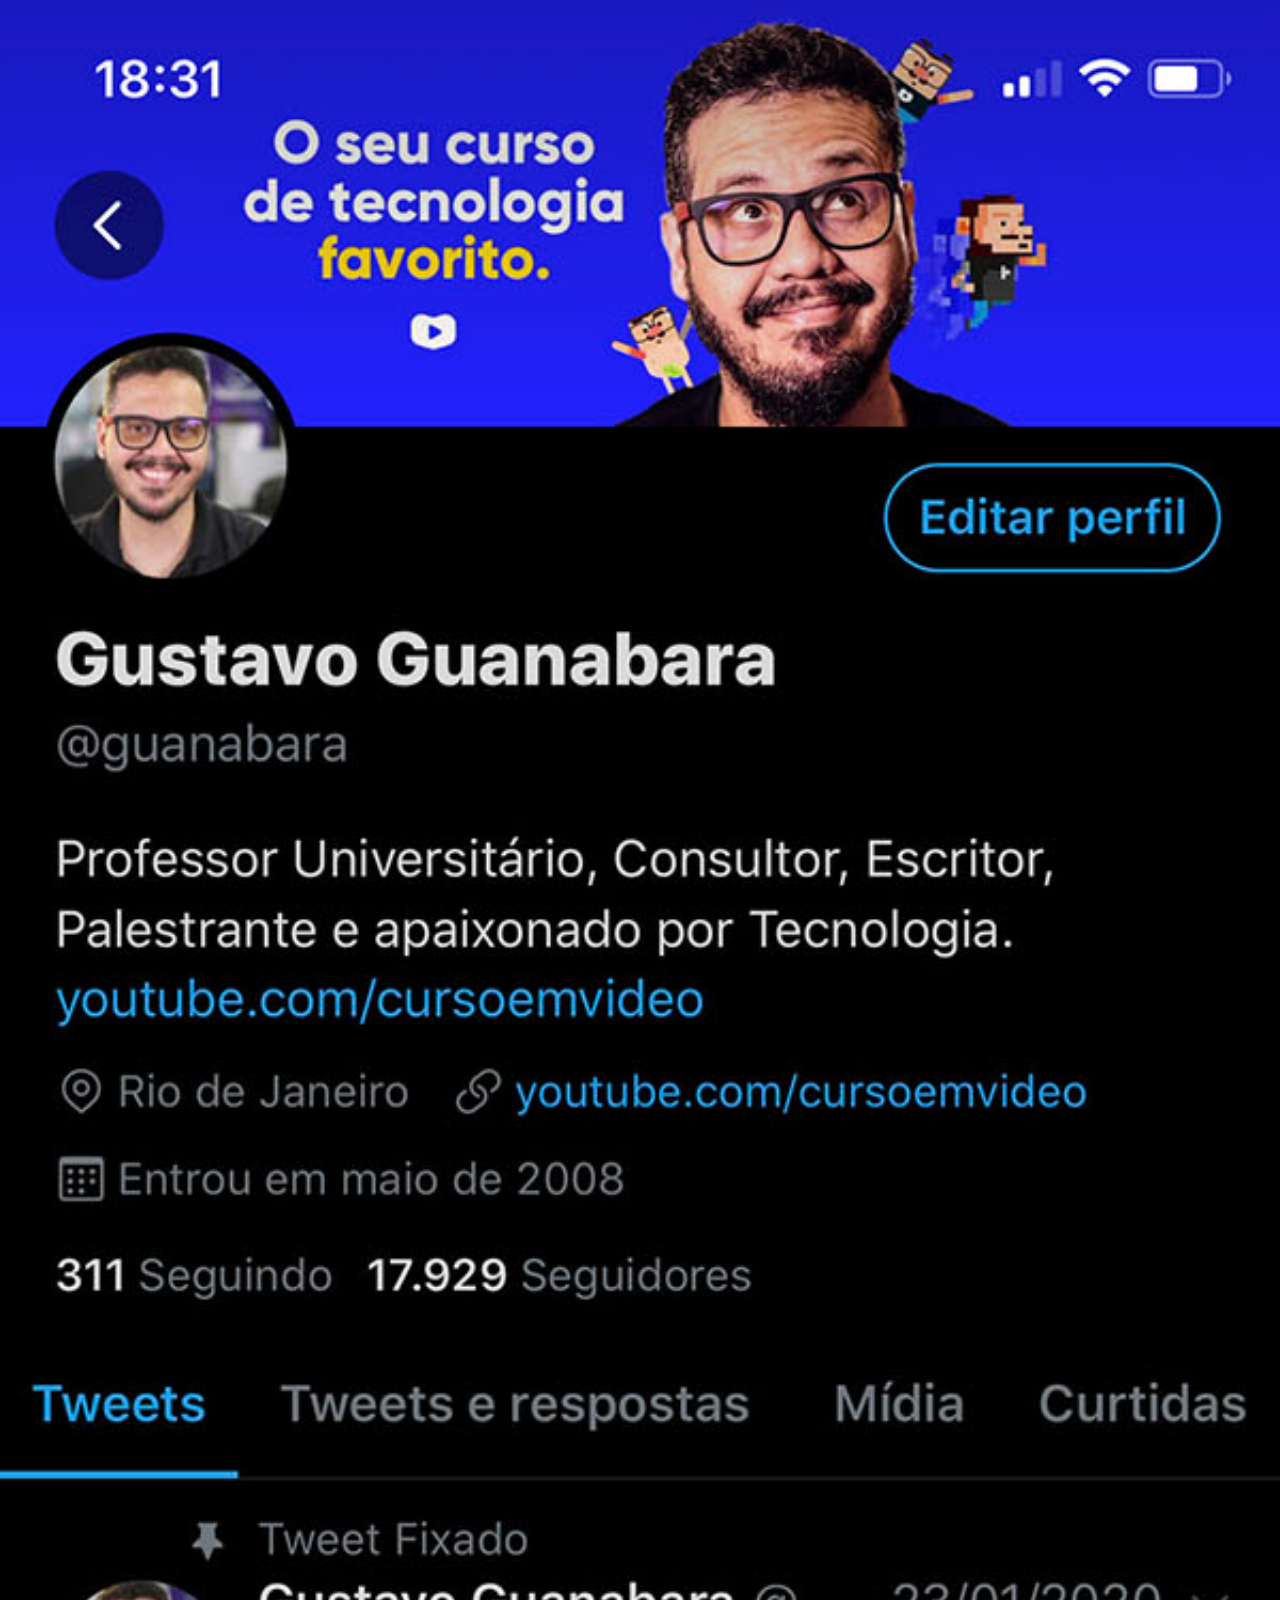
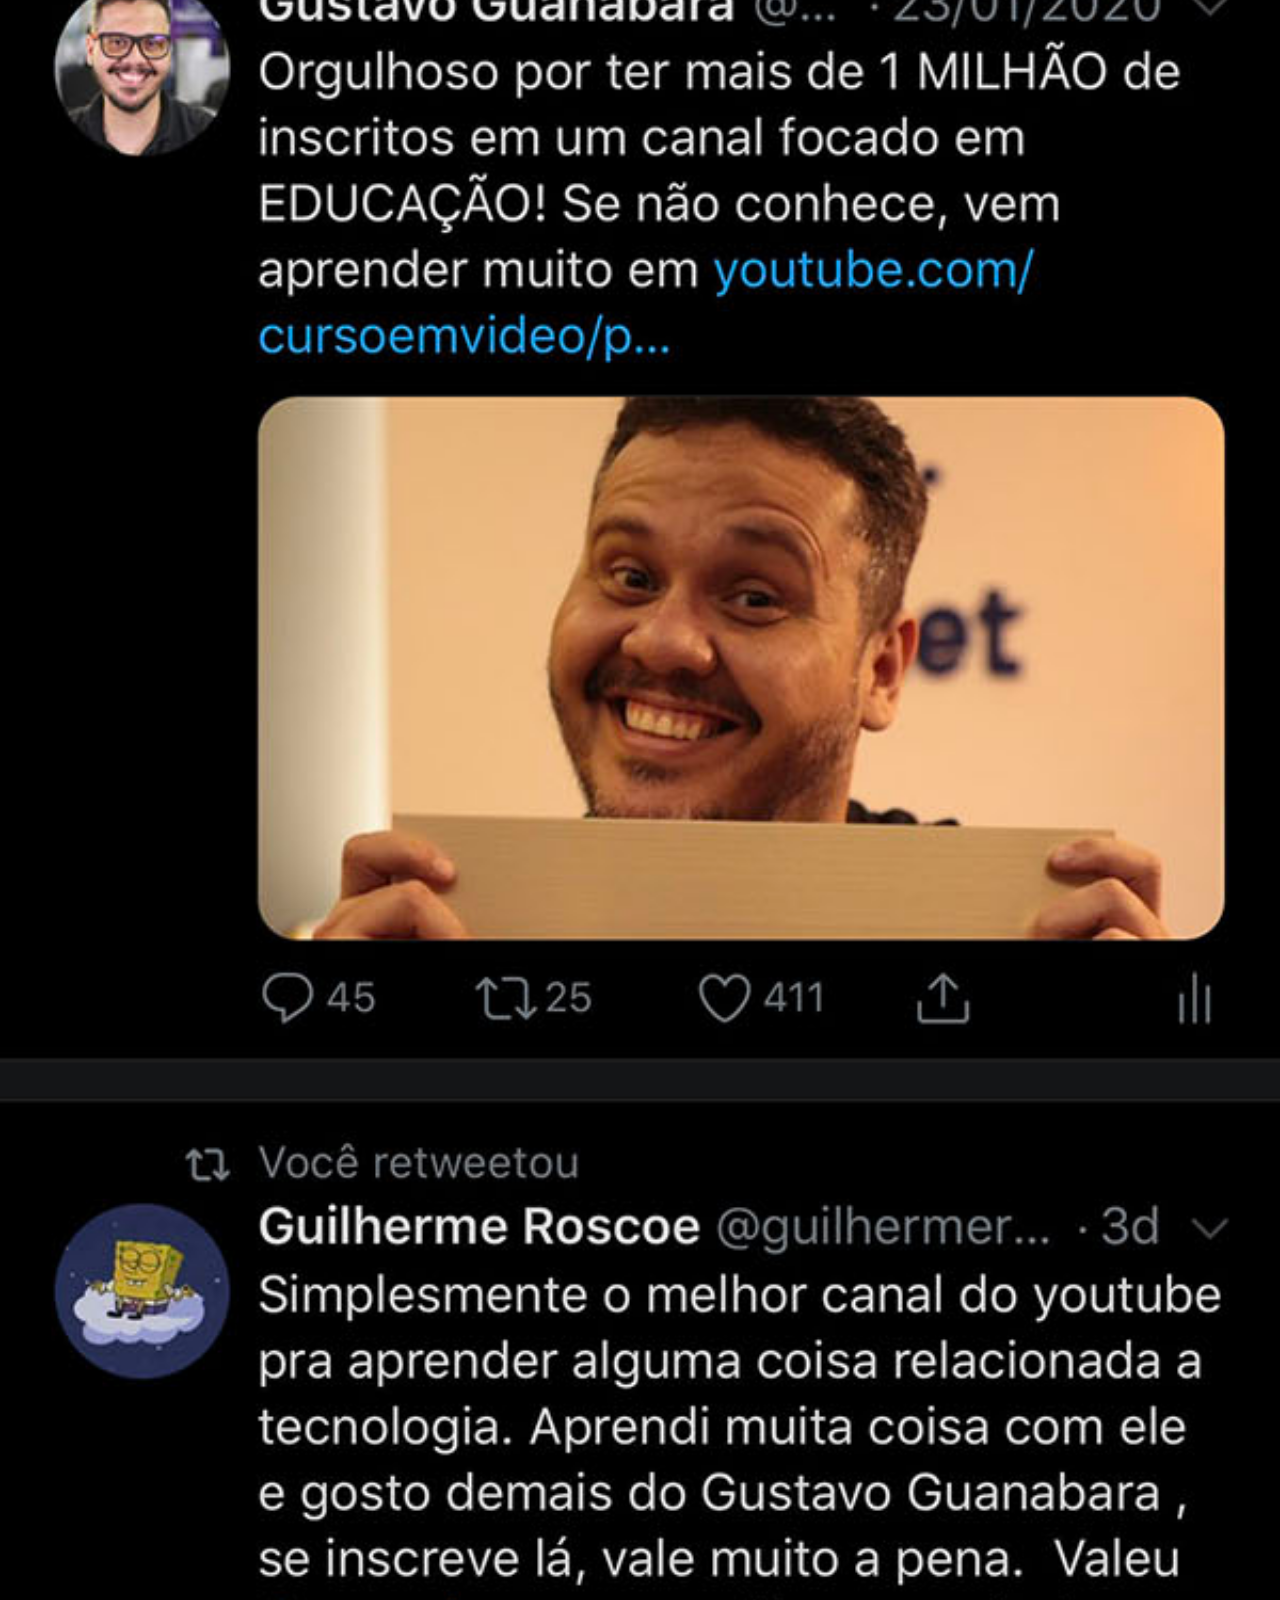
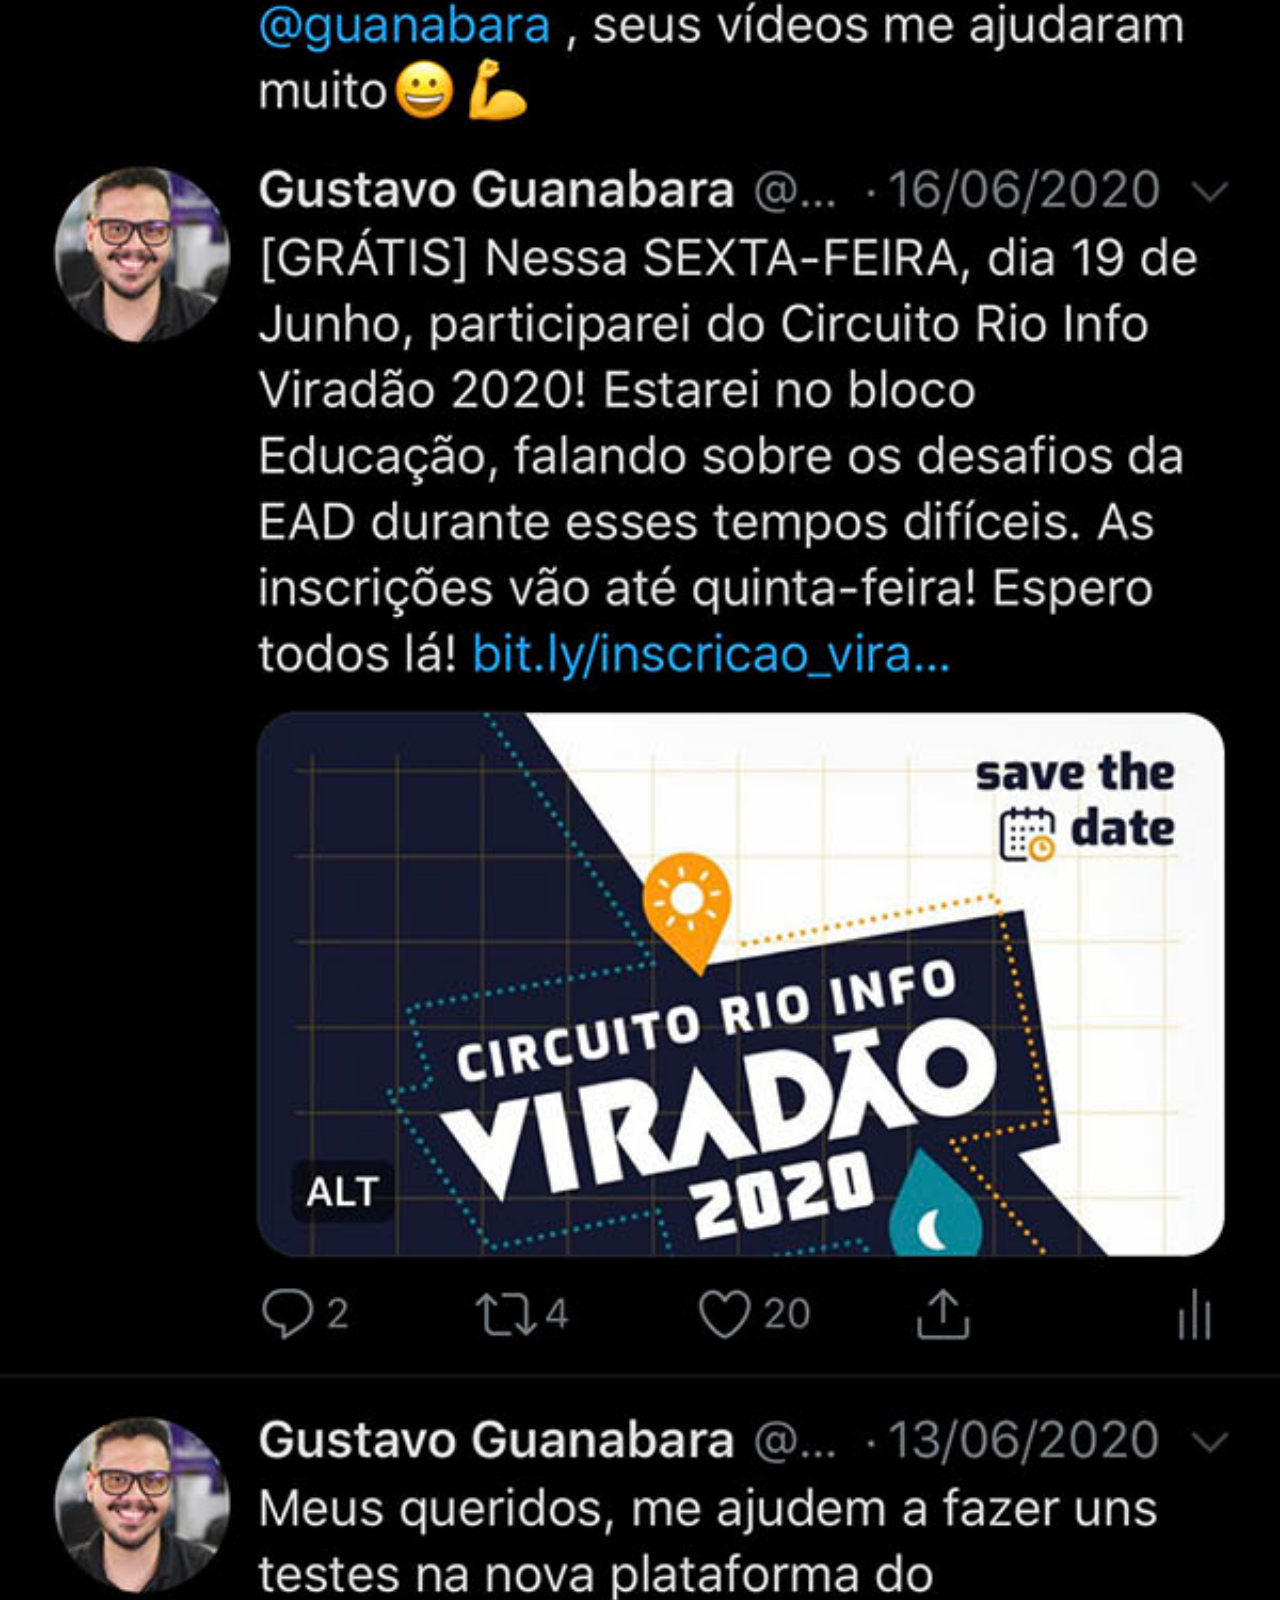
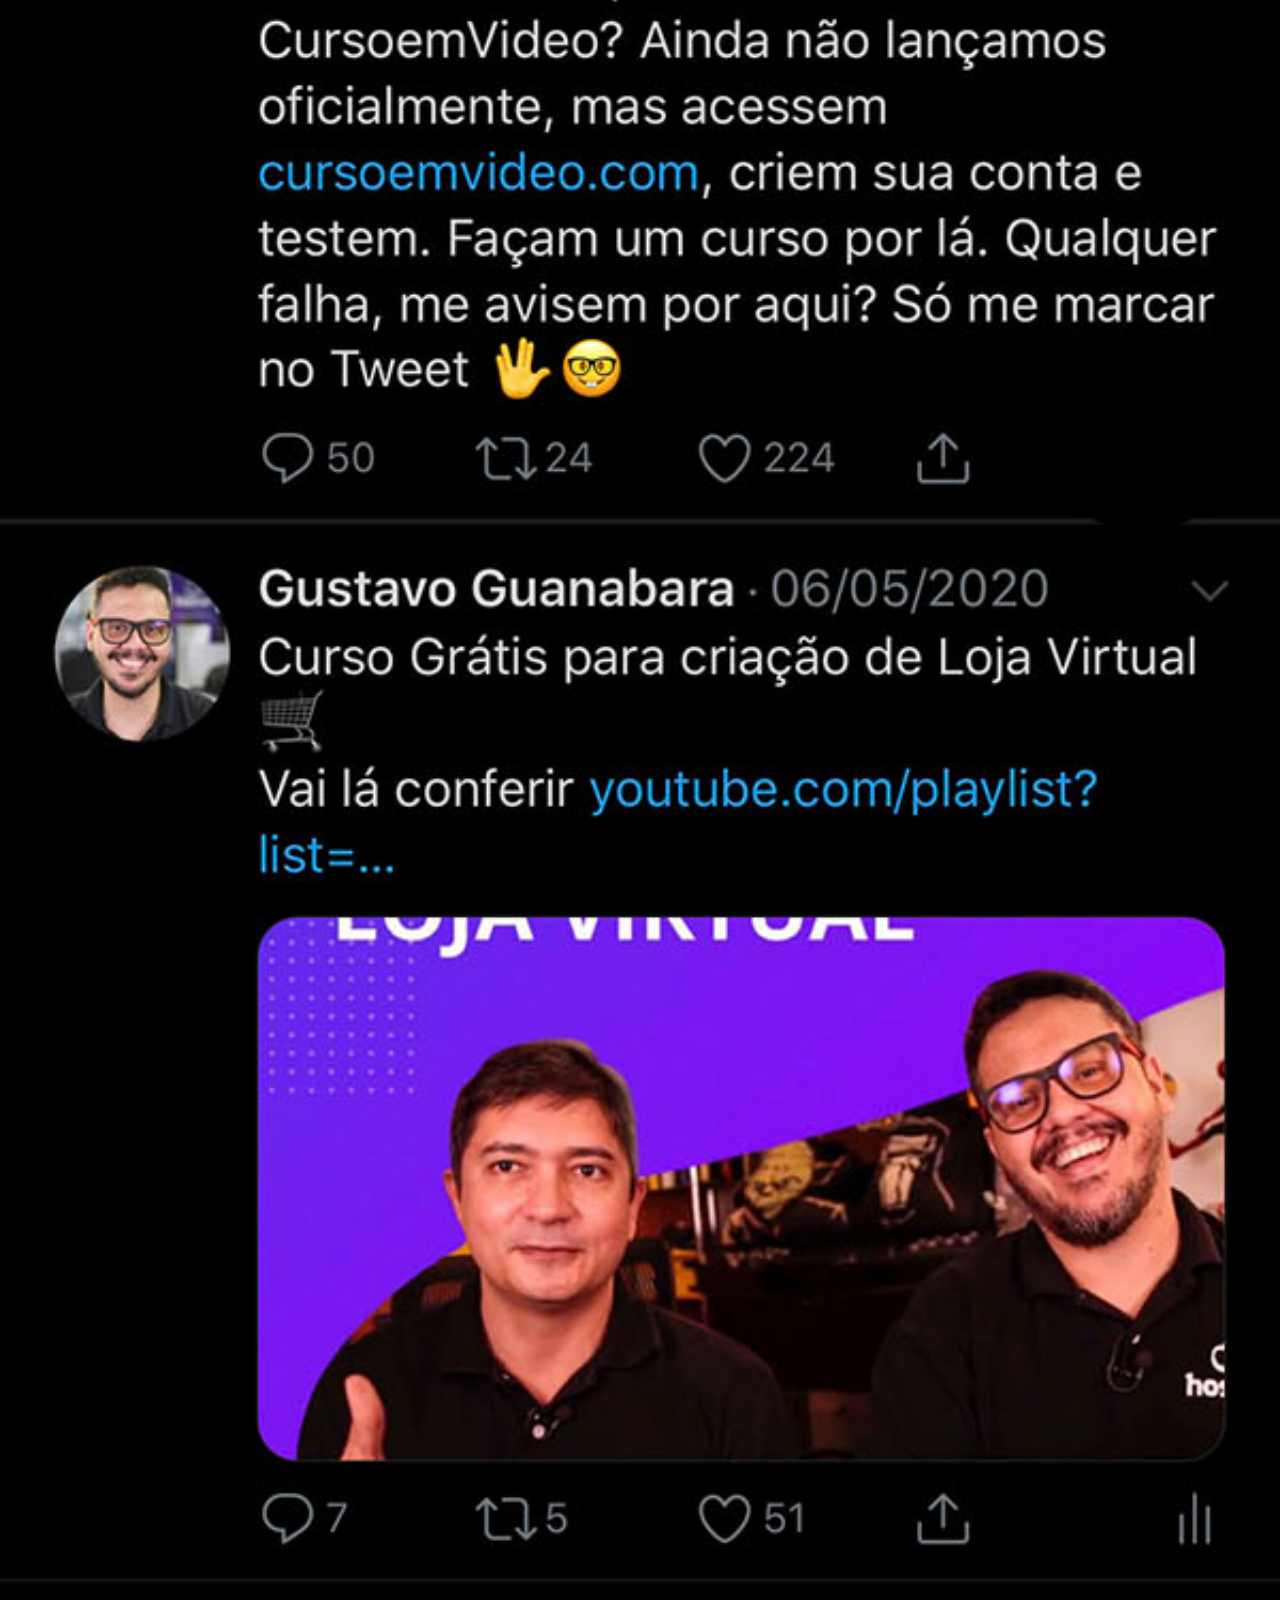
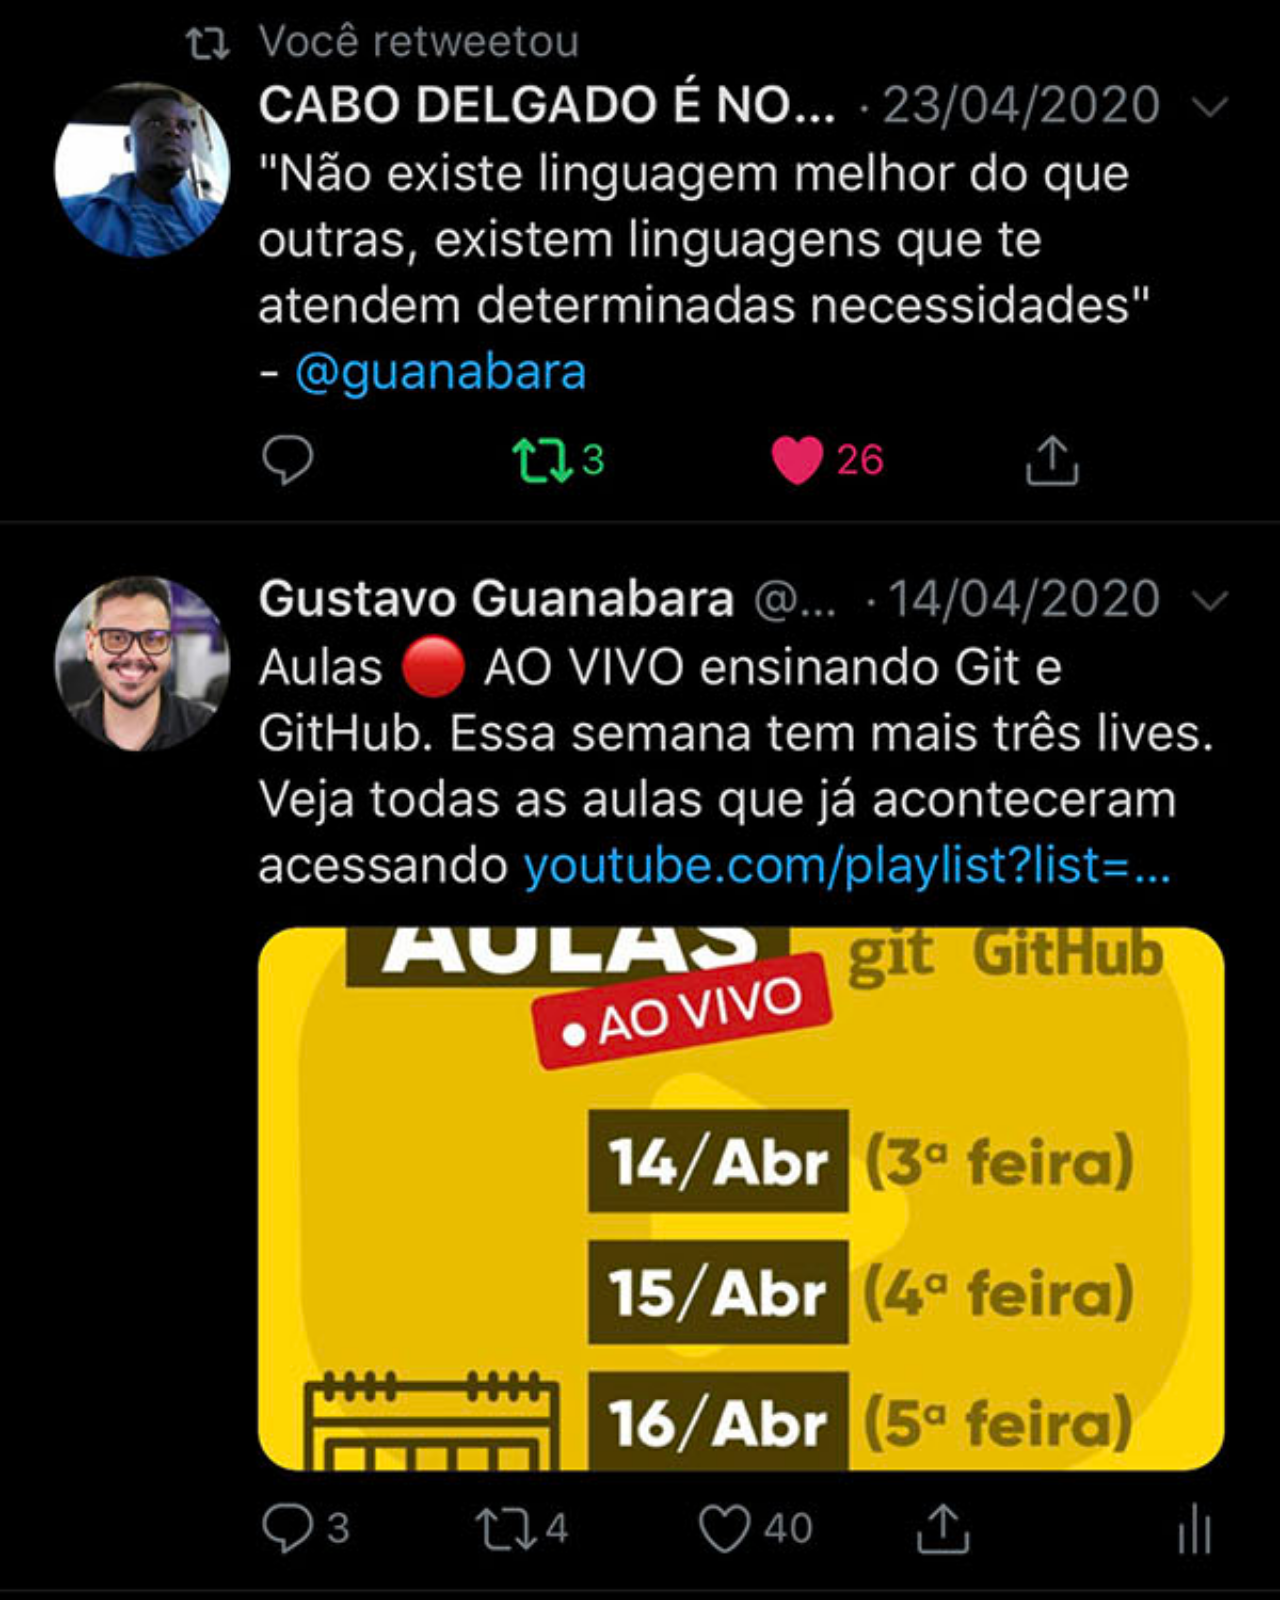
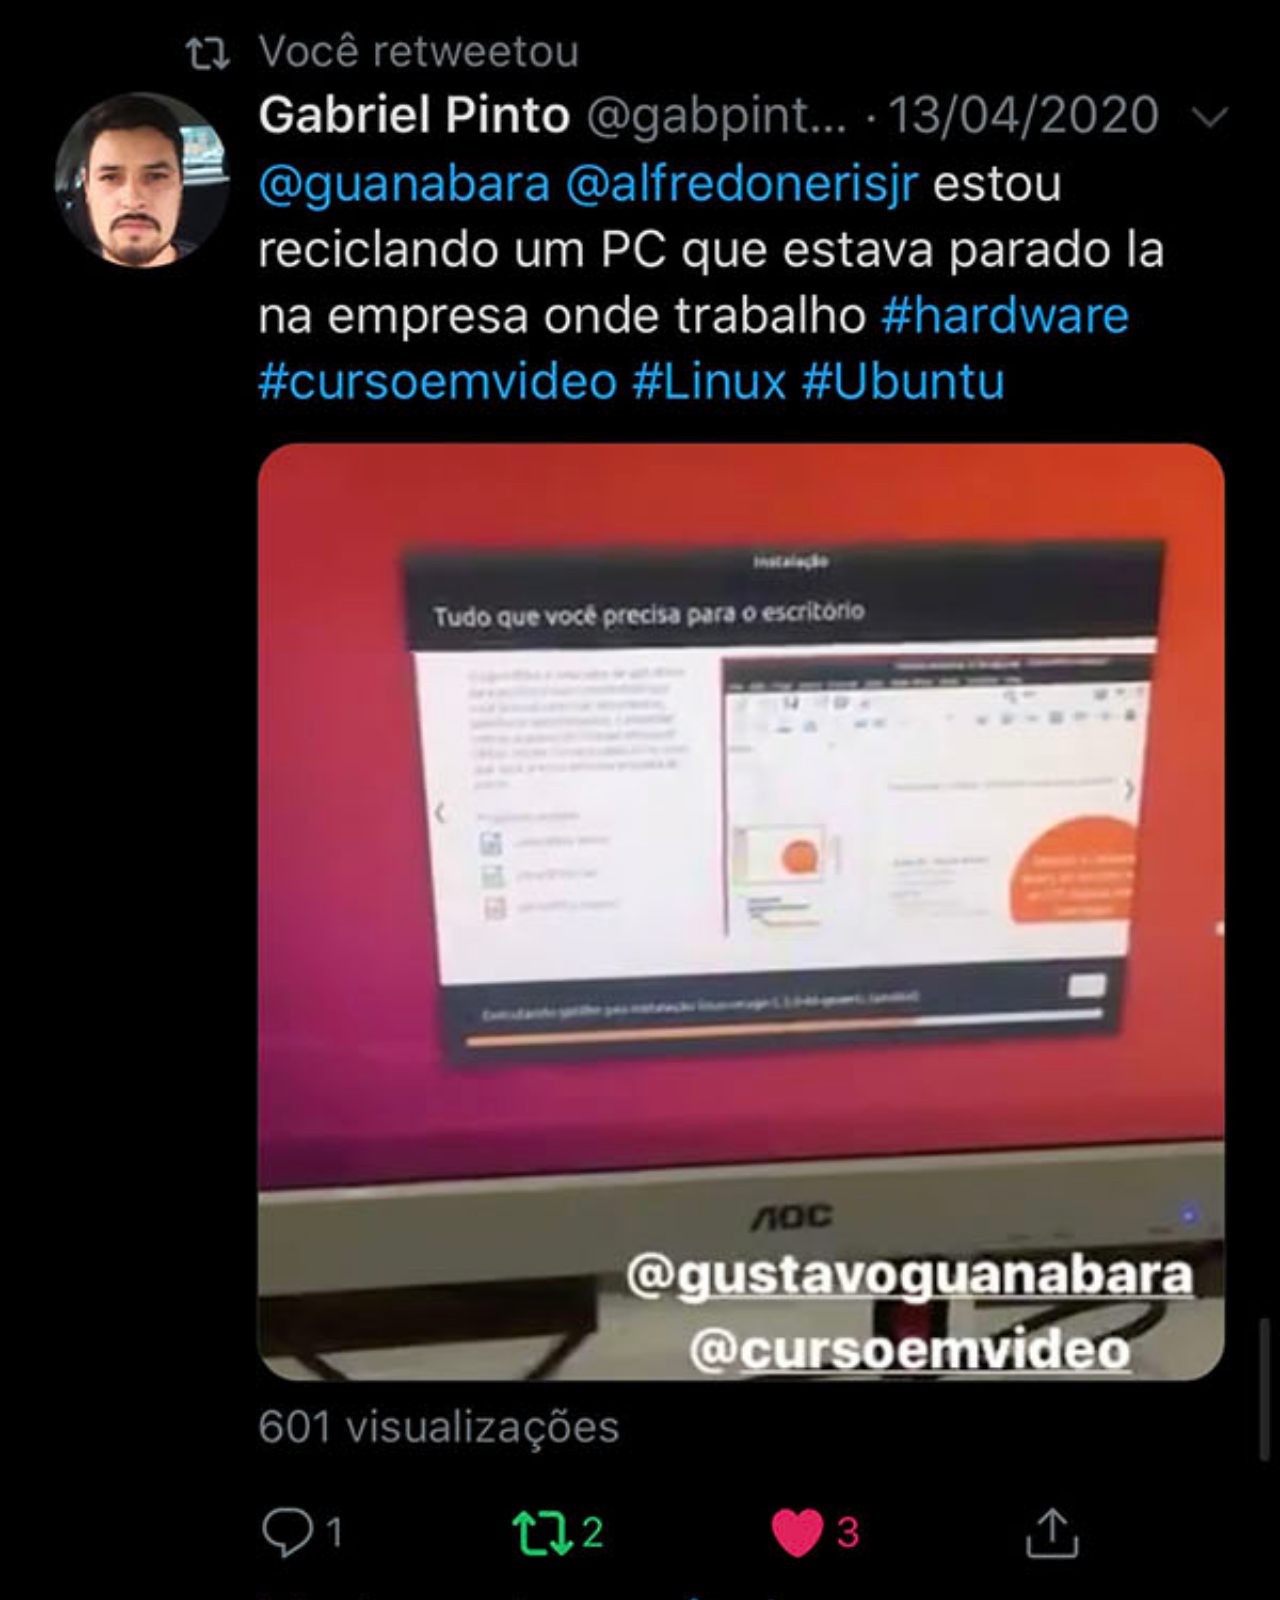
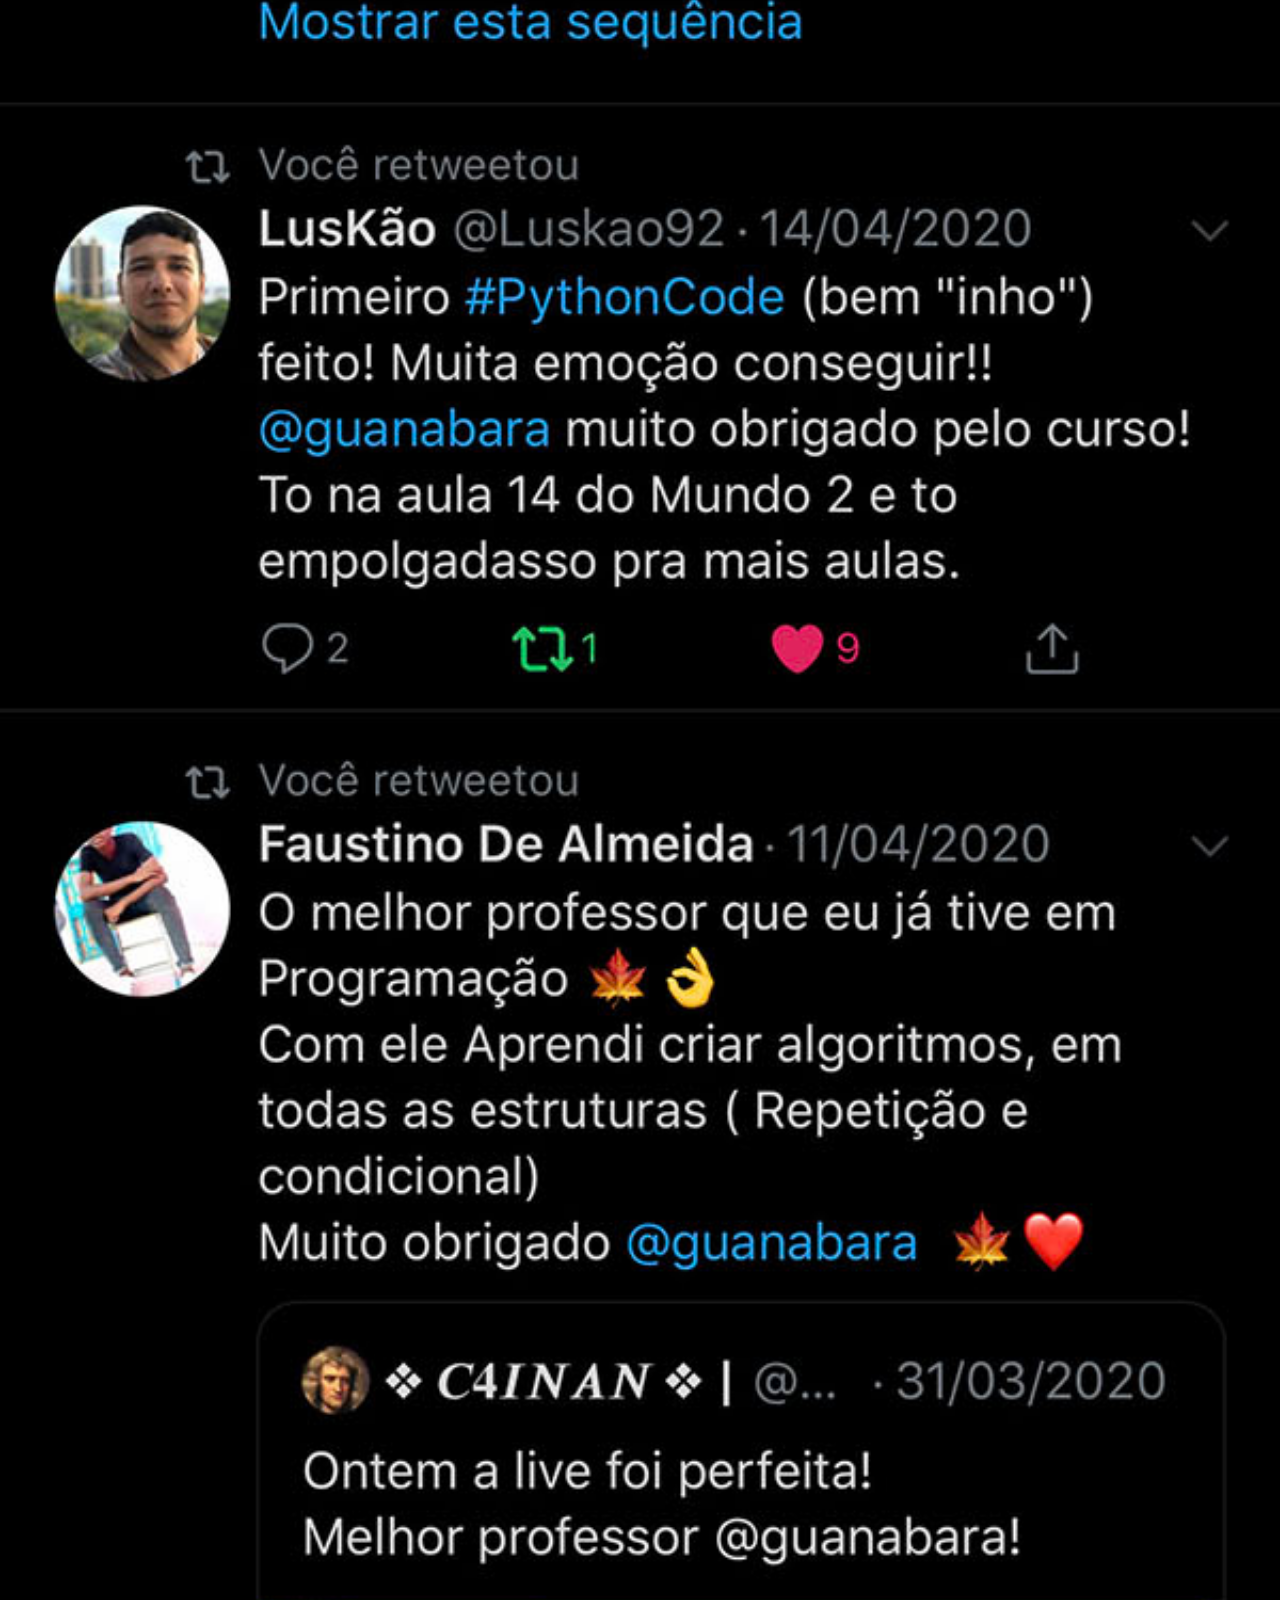
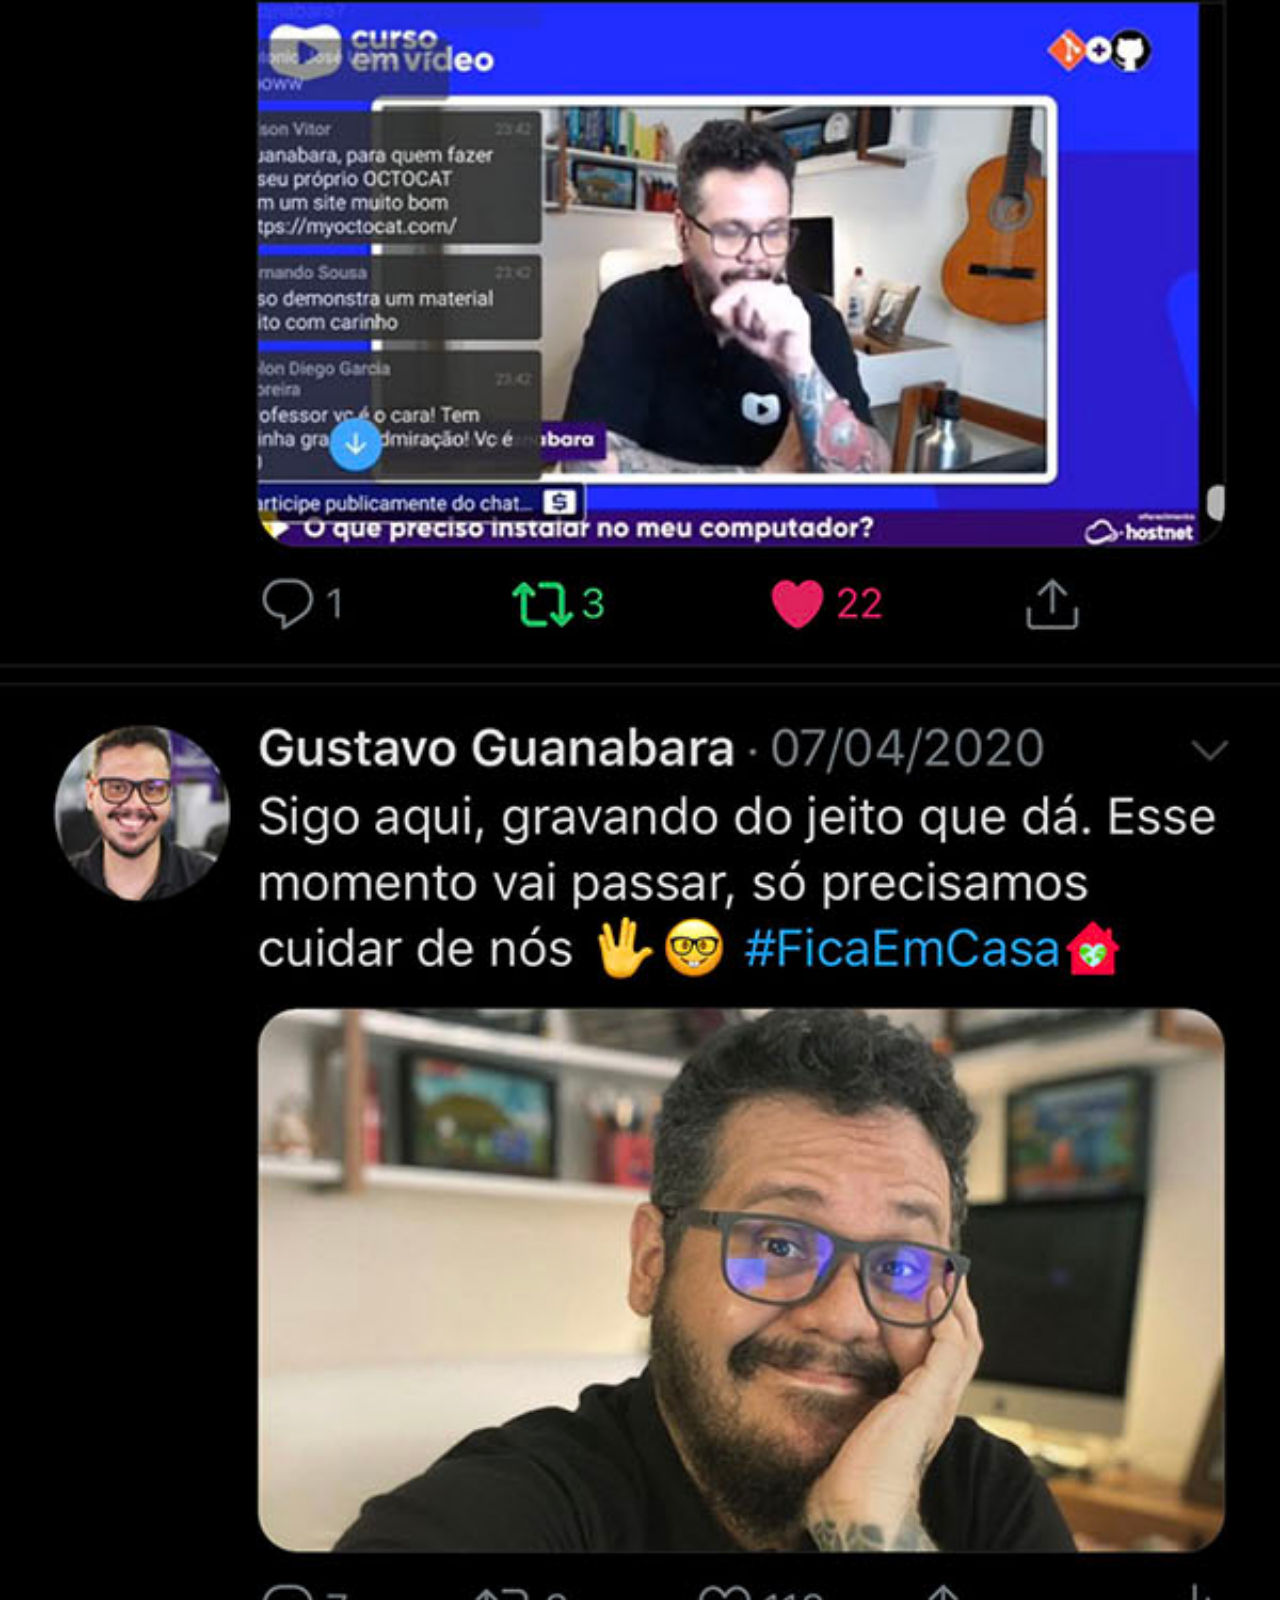
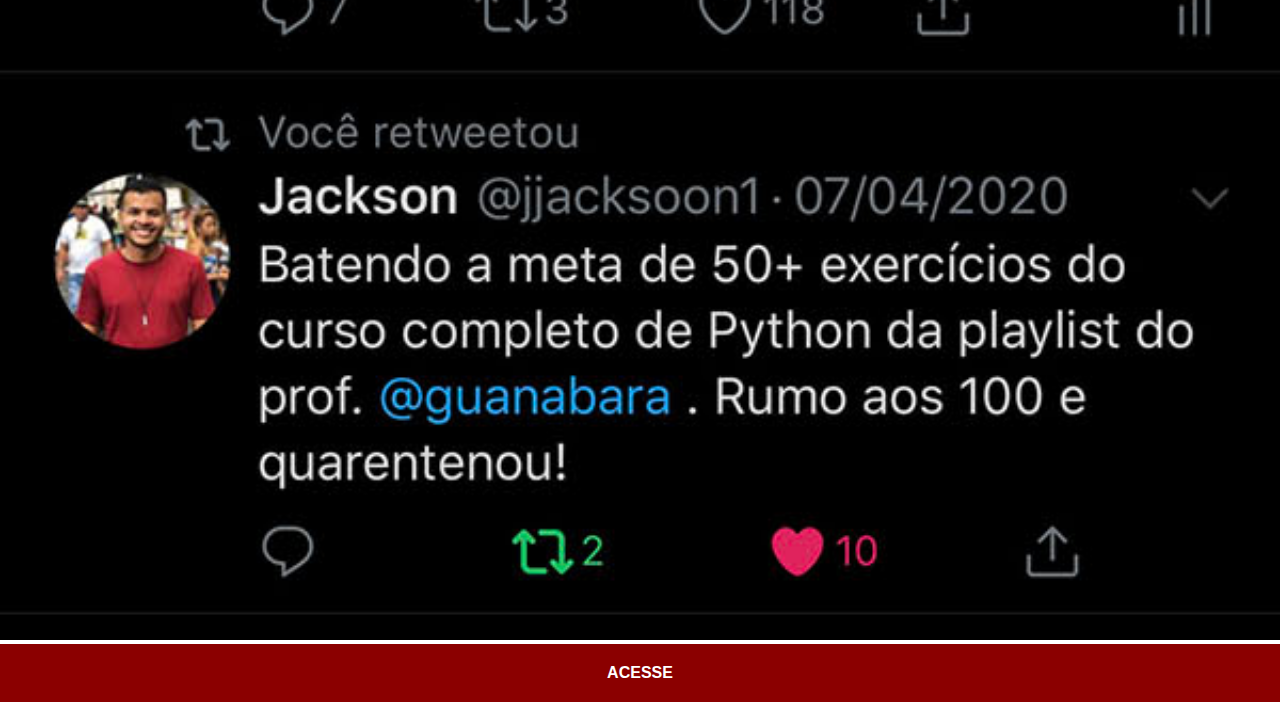
<file: twitter.html>
<!DOCTYPE html>
<html lang="pt-br">
<head>
    <meta charset="UTF-8">
    <meta name="viewport" content="width=device-width, initial-scale=1.0">
    <title>Twitter</title>
    <link rel="stylesheet" href="estilos/social.css">
</head>
<body>
    <img src="imagens/tela-twitter.jpg" alt="Twiiter">
    <a href="#">ACESSE</a>
</body>
</html>
</file>
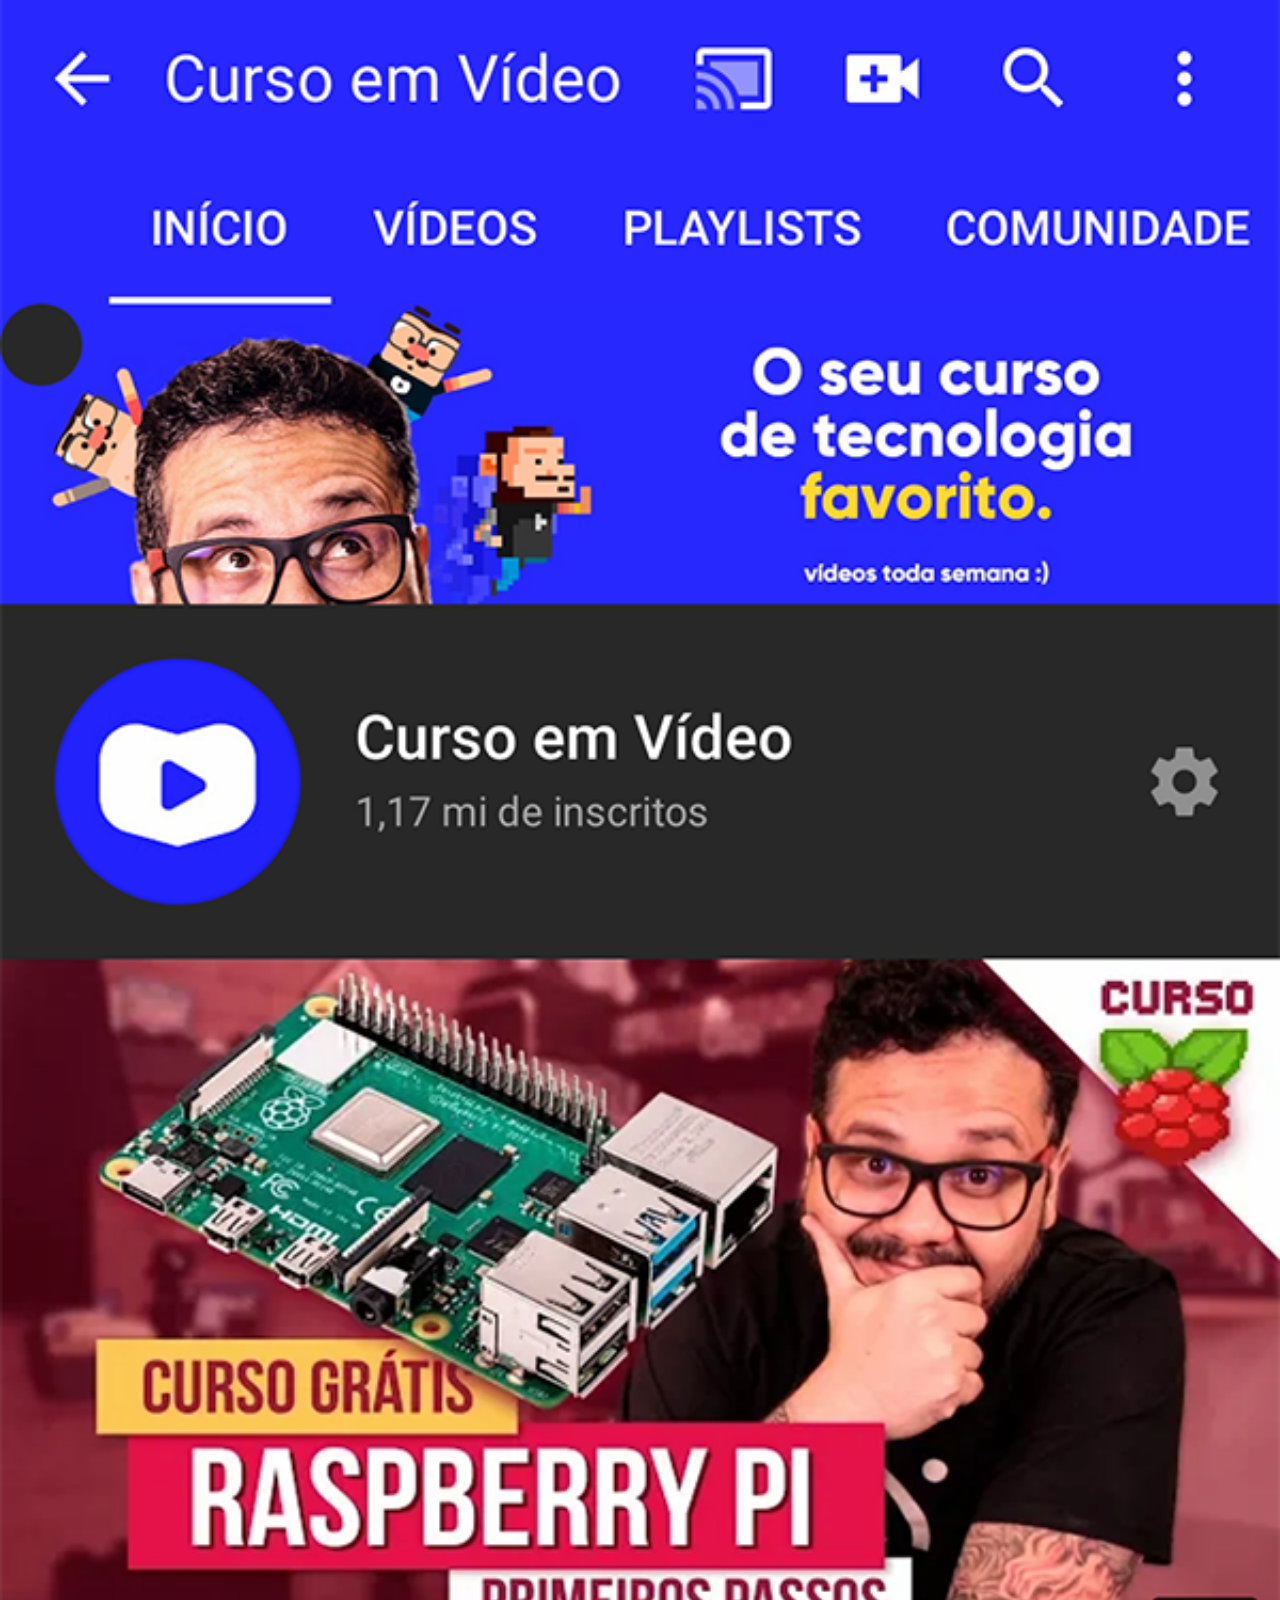
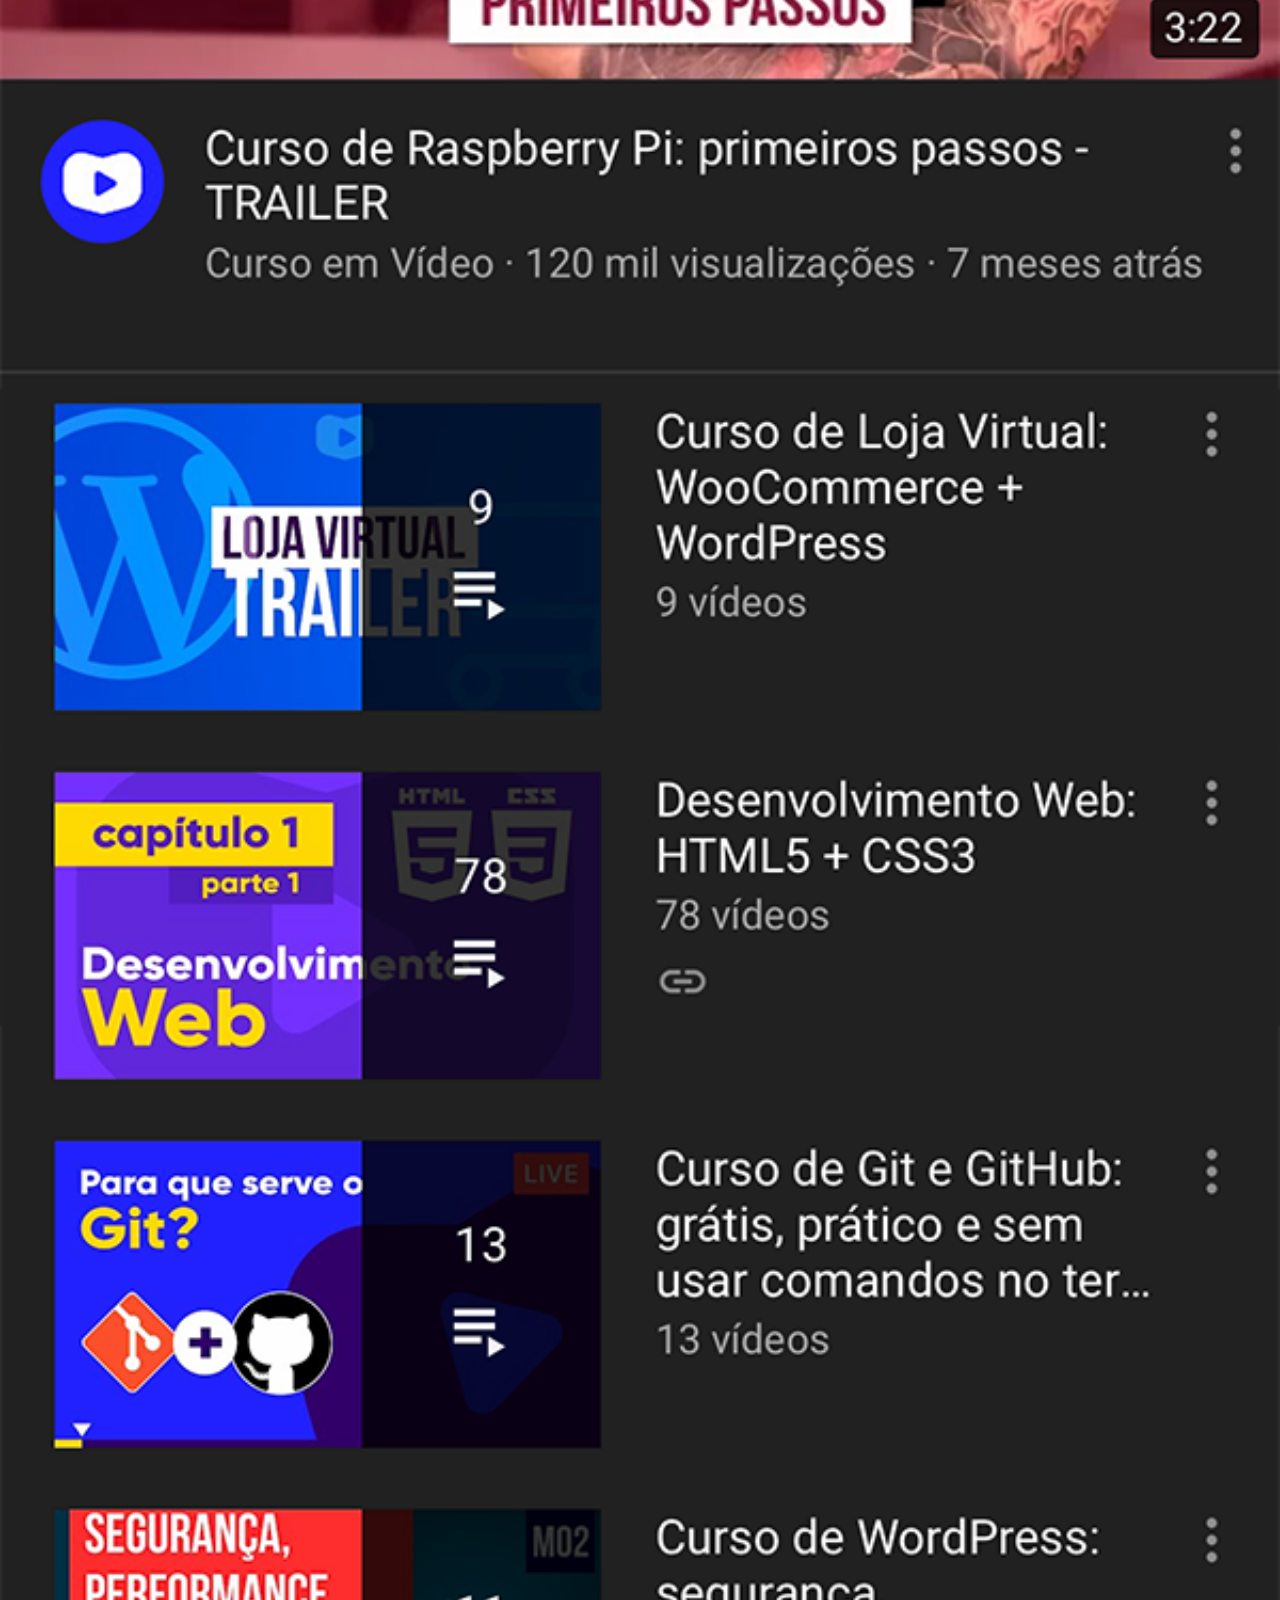
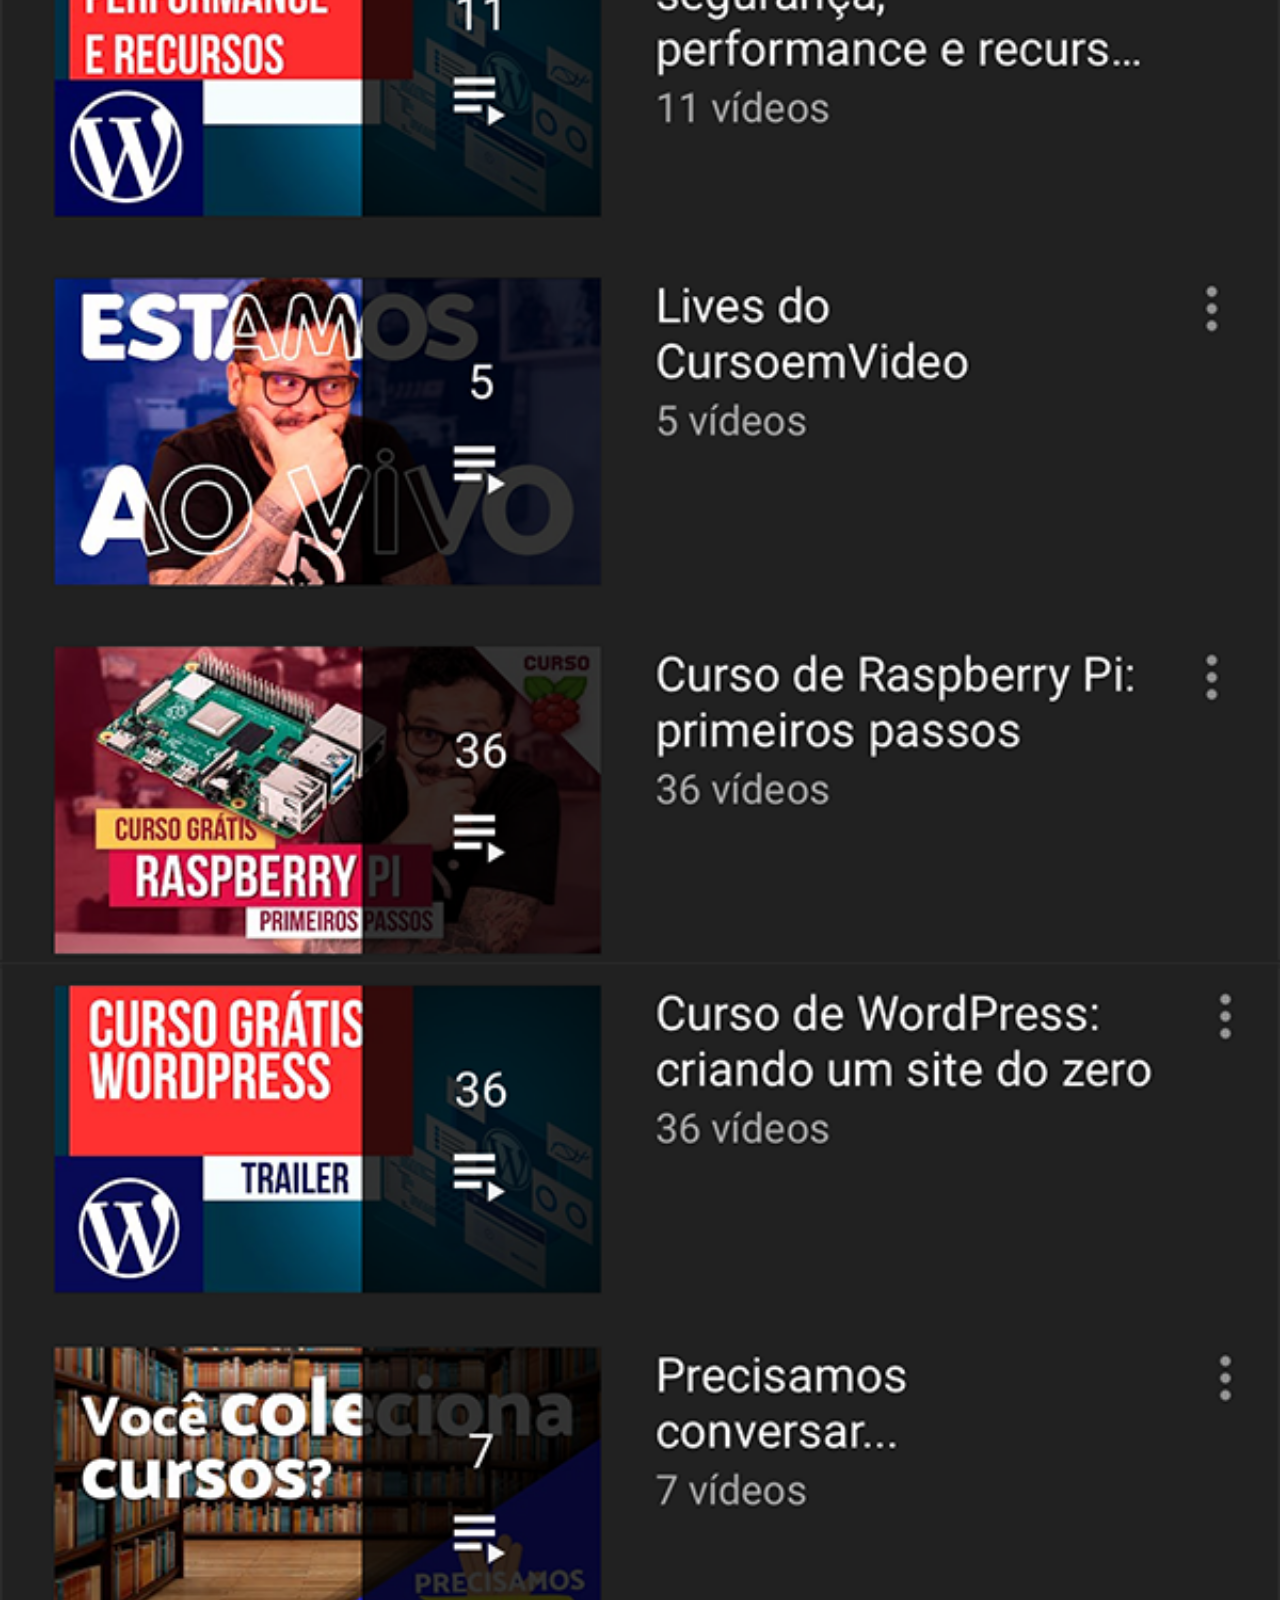
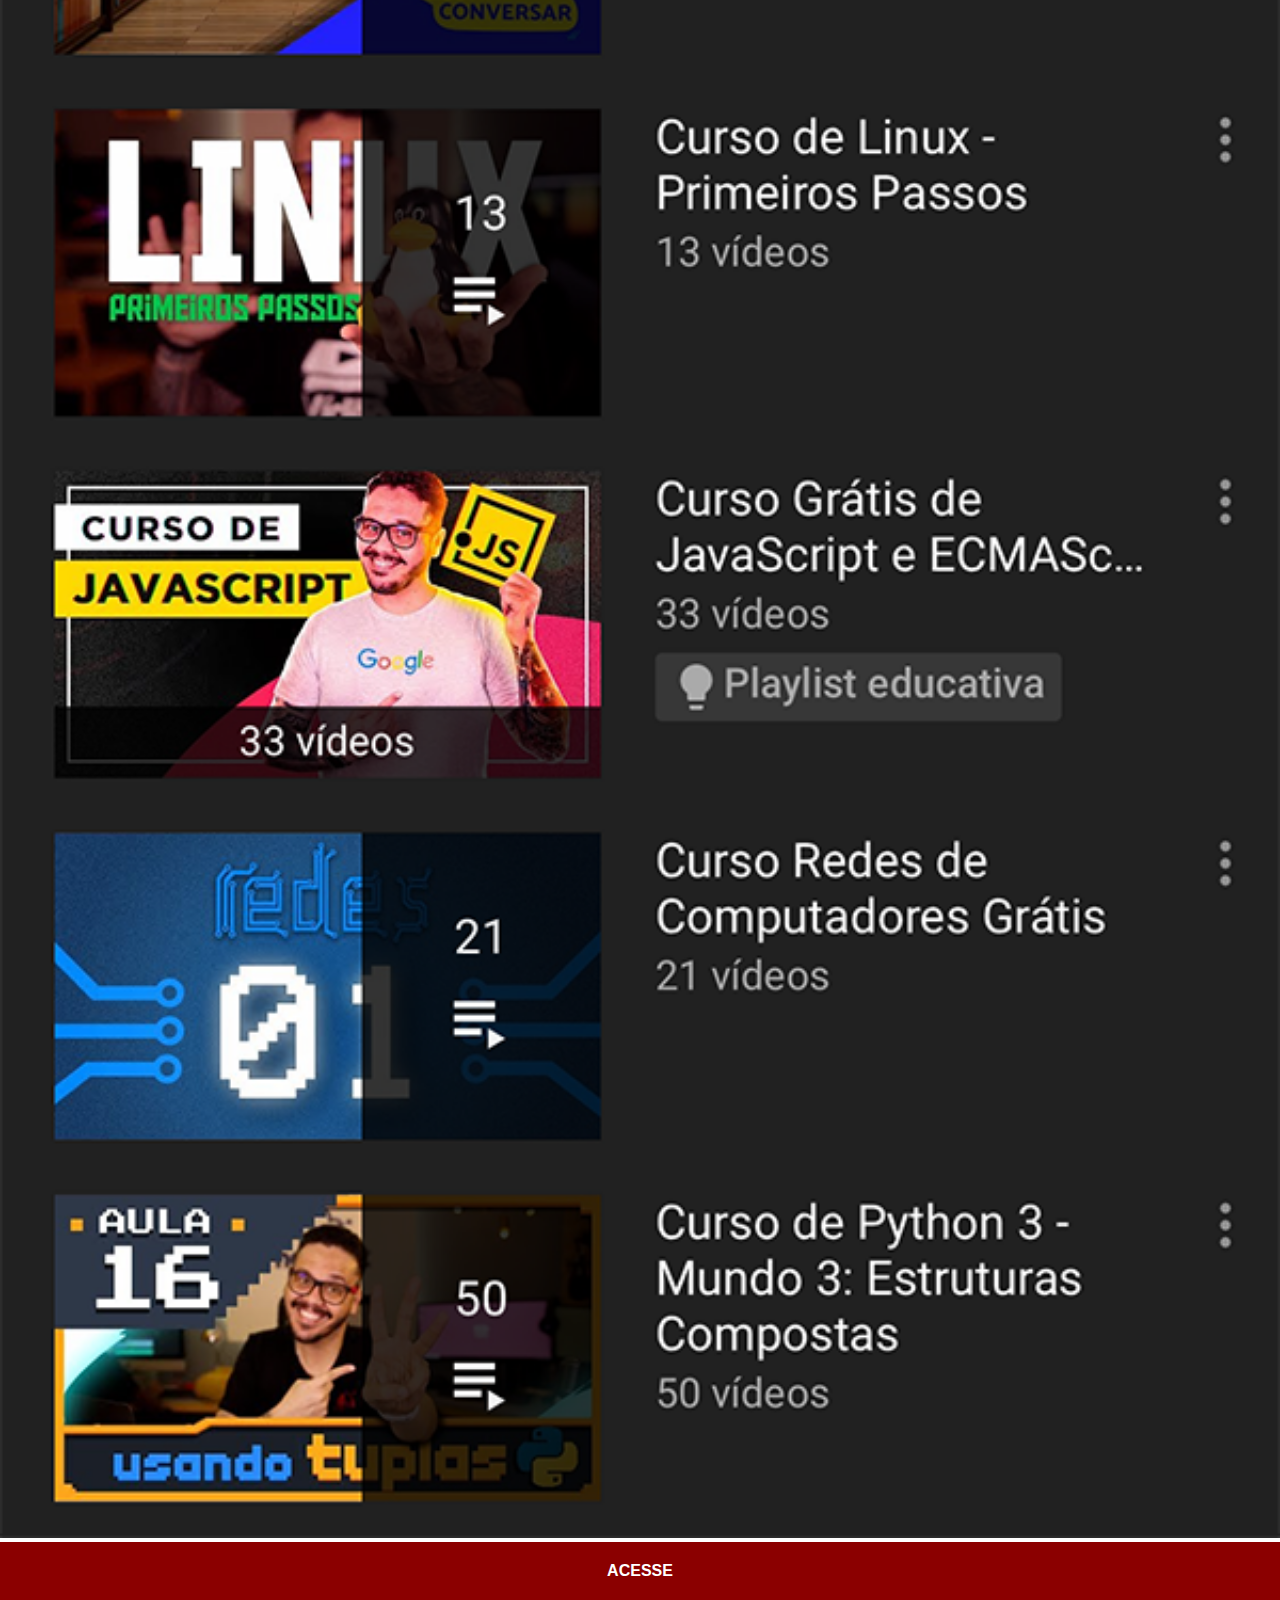
<file: youtube.html>
<!DOCTYPE html>
<html lang="pt-br">
<head>
    <meta charset="UTF-8">
    <meta name="viewport" content="width=device-width, initial-scale=1.0">
    <title>YouTube</title>
    <link rel="stylesheet" href="estilos/social.css">
</head>
<body>
    <img src="imagens/tela-youtube.png" alt="YouTube">
    <a href="https://www.youtube.com/@eduardof.f.deabreu2422" target="_blank">ACESSE</a>
</body>
</html>
</file>
<file: estilos/style.css>
@charset "UTF-8";

* {
    margin: 0px;
    padding: 0px;
    font-family: Arial, Helvetica, sans-serif;
}

body {
    background: url('../imagens/fundo-madeira.jpg') no-repeat top center;
    background-size: cover;
    background-attachment: fixed;
}

html, body {
    height: 100vh;
    width: 100vw;
    background-color: black;
}

main {
    position: relative; /*para podermos organizar a centralização*/
    height: 100vh;    
}

section#telefone {
    position: absolute; /*para podermos organizar a centralização*/
    top: 50%;
    left: 50%;
    transform: translate(-50%, -50%);
    height: 627px;
    width: 311px;    
    background: url('../imagens/frame-iphone.png') no-repeat;
}

iframe#tela {
    position: relative;
    top: 80px;
    left: 22px;
    width: 267px;
    height: 470px;
}
</file>
<file: estilos/social.css>
@charset "UTF-8";

    *{
            margin: 0px;
            padding: 0px;
            font-family: Arial, Helvetica, sans-serif;
        }

        ::-webkit-scrollbar { /*tiramos a barra de rolagem porque estava dando a impressão de que os 100vw da img era demais...*/
            width: 0px;
            height: 0px;
        }

        img {
            width: 100vw;

        }

        a {
            display: block;
            background-color: darkred;
            color: white;
            padding: 20px;
            text-align: center;
            font-weight: bolder;
            text-decoration: none;
        }

        a:hover {
            background-color: red;
        }
</file>
